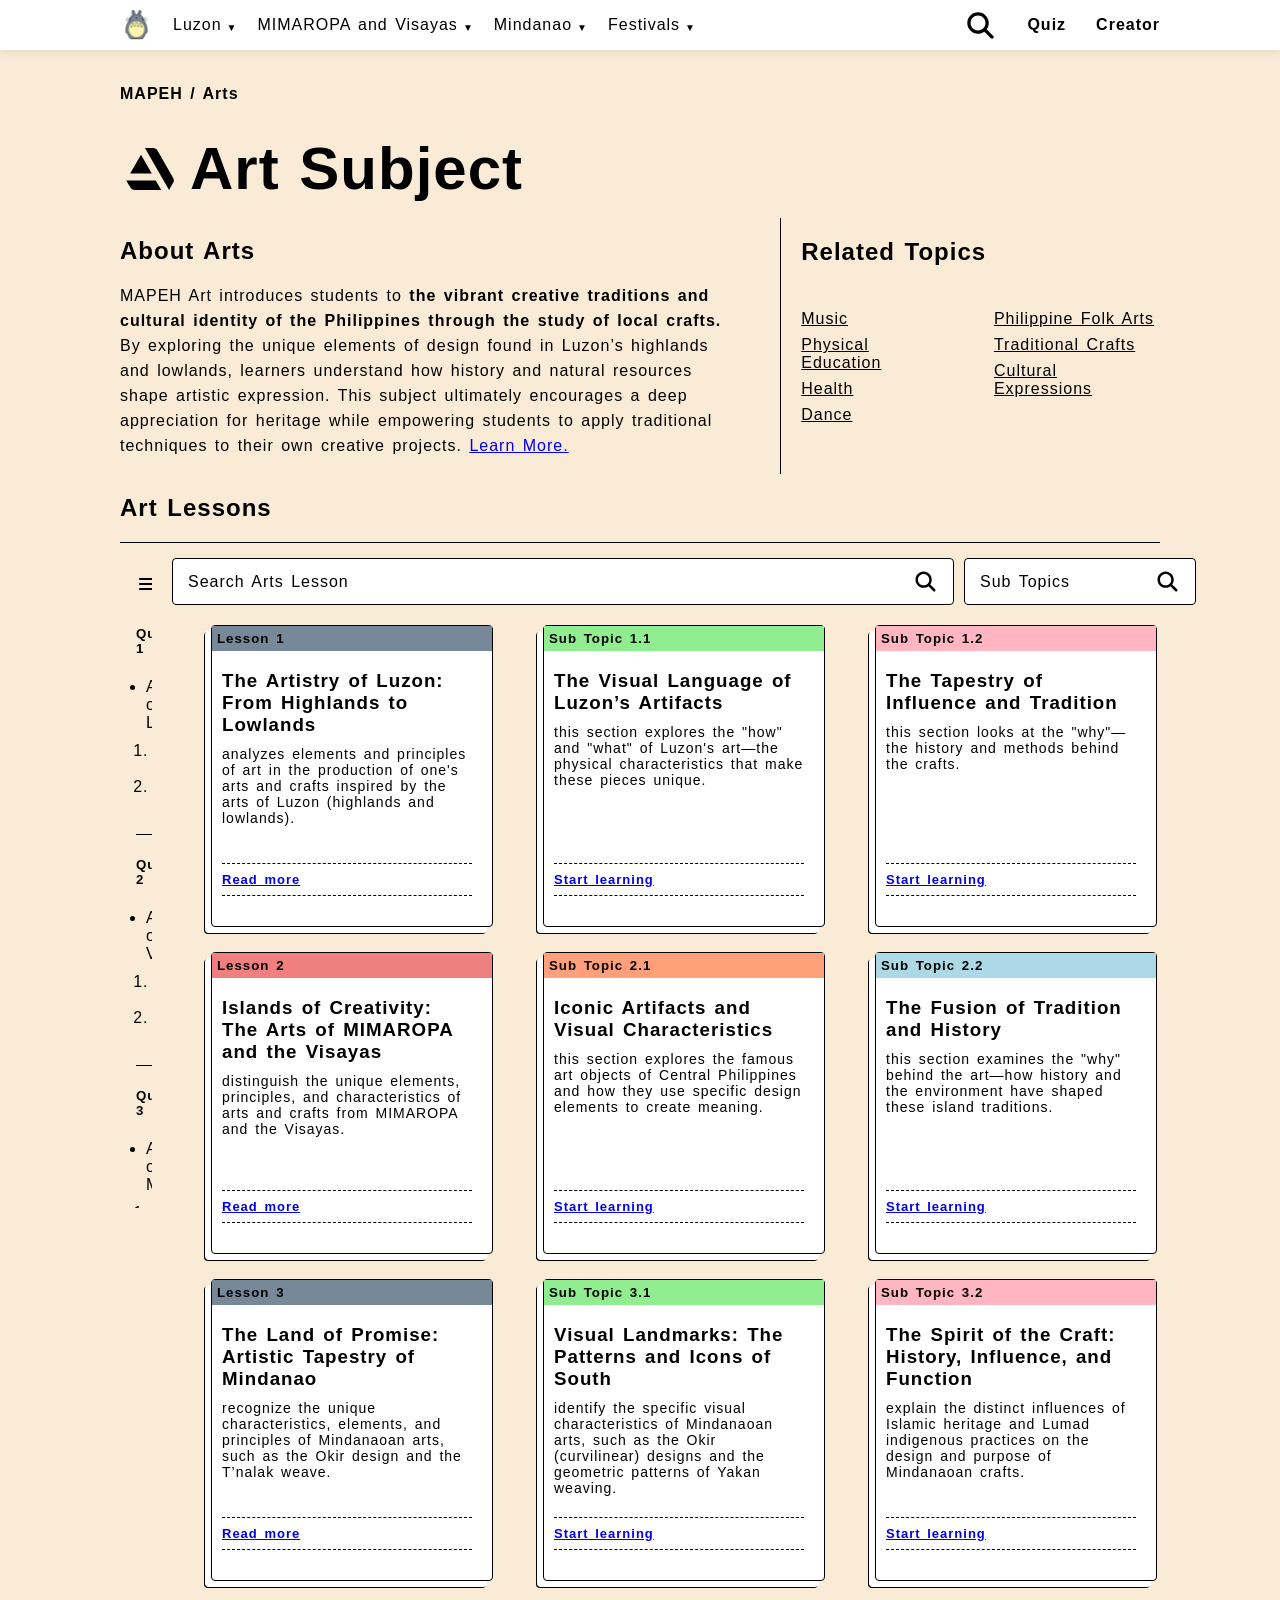
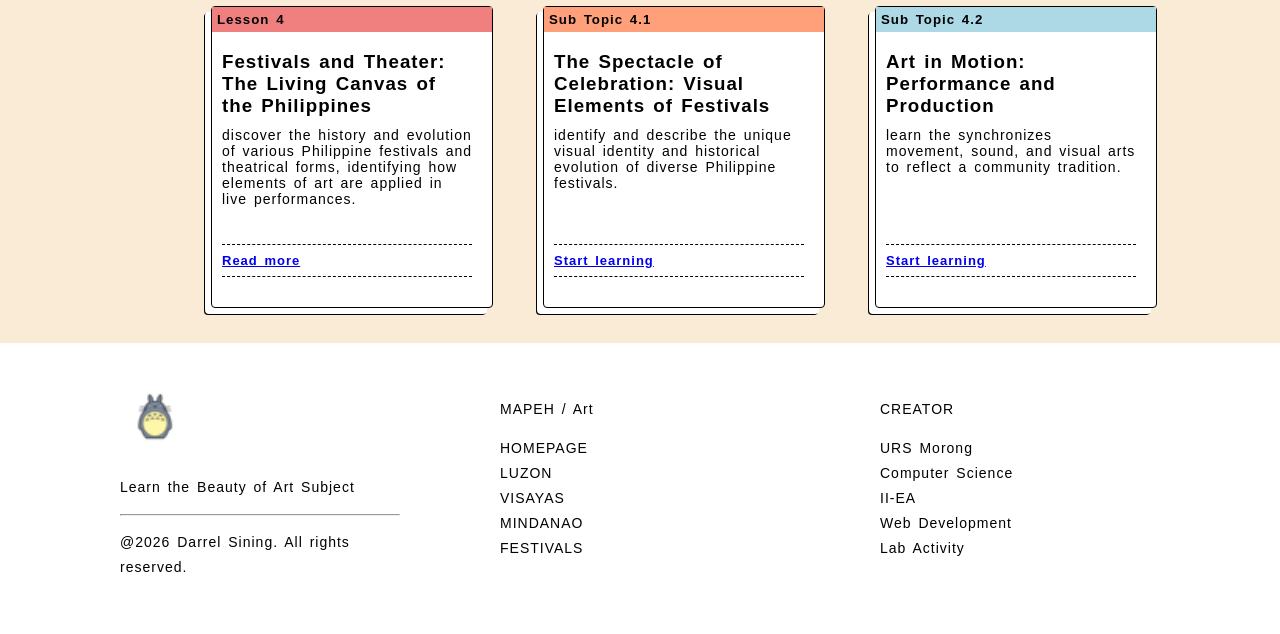
<file: index.html>
<!DOCTYPE html>
<html lang="en">
<head>
    <meta charset="UTF-8">
    <meta name="viewport" content="width=device-width, initial-scale=1.0">
    <link rel="stylesheet" href="styles.css">
    <title>Arts</title>
</head>
<body>
    <div class="navigation-bar">
        <div class="logo-and-lessons">
            <img src="assets/icons/icons8-totoro-100ico.ico" alt="totoro ico">
            <ul>
                <li><a href="">Luzon <span class="arrow">▼</span></a></li>
                <li><a href="">MIMAROPA and Visayas <span class="arrow">▼</span></a></li>
                <li><a href="">Mindanao <span class="arrow">▼</span></a></li>
                <li><a href="">Festivals <span class="arrow">▼</span></a></li>
            </ul>
        </div>
        <div class="more">
            <img src="assets/icons/search.svg" alt="search">
            <p><a href="quiz.html"><b>Quiz</b></a></p>
            <p><a href="creator.html"><b>Creator</b></a></p>
        </div>
    </div>
    <div class="introduction">
        <p><b>MAPEH / Arts</b></p>
        <div class="logo-text">
            <img src="assets/icons/art.svg" alt="art icon">
            <h1>Art Subject</h1>
        </div>
    </div>
    <div class="introduction-infos-flex">
        <div class="introduction-infos">
            <h2>About Arts</h2>
            <p>MAPEH Art introduces students to <b>the vibrant creative traditions and cultural identity of the Philippines through the study of local crafts.</b> By exploring the unique elements of design found in Luzon’s highlands and lowlands, learners understand how history and natural resources shape artistic expression. This subject ultimately encourages a deep appreciation for heritage while empowering students to apply traditional techniques to their own creative projects. <a href="https://artsandculture.google.com/">Learn More.</a></p>
        </div>
        <div class="related-topics">
            <h2>Related Topics</h2>
            <div class="related-topics-list">
                <ul>
                    <li><a href="">Music</a></li>
                    <li><a href="">Physical Education</a></li>
                    <li><a href="">Health</a></li>
                    <li><a href="">Dance</a></li>
                </ul>
                <ul>
                    <li><a href="">Philippine Folk Arts</a></li>
                    <li><a href="">Traditional Crafts</a></li>
                    <li><a href="">Cultural Expressions</a></li>
                </ul>
            </div>
        </div>
    </div>
    <div class="lessons-header">
        <h2>Art Lessons</h2>
    </div>
    <div class="lessons-browse-all">
        <div class="lessons-browse">   
            <div class="lessons-browse-left">
                <img src="assets/icons/bars.svg" alt="bars icon">
                <h3>Browse</h3>
                <p>12 results</p>
            </div>
            <div class="lessons-list">
                <h5>Quarter 1</h5>
                <ul>
                    <li>Art of Luzon</li>
                    <ol>
                        <li>The Visual</li>
                        <li>The Tapesrty</li>
                    </ol>
                </ul>
                <h5>Quarter 2</h5>
                <ul>
                    <li>Art of Visayas</li>
                    <ol>
                        <li>Artifacts Visual</li>
                        <li>The Fusion</li>
                    </ol>
                </ul>
                <h5>Quarter 3</h5>
                <ul>
                    <li>Art of Mindanao</li>
                    <ol>
                        <li>Icons of South</li>
                        <li>Spirit Craft</li>
                    </ol>
                </ul>
                <h5>Quarter 4</h5>
                <ul>
                    <li>Art of Festivals</li>
                    <ol>
                        <li>The Spectacle</li>
                        <li>Art in Motion</li>
                    </ol>
                </ul>
                <div class="quiz-section">
                <h5>Qiuz</h5>
                <div class="quiz-button">
                        <a href=""><img src="assets/icons/feather.svg"></a>
                        <p><a href="quiz.html">Take here</a></p>
                    </div>
                </div>
            </div>
        </div>
        <div class="lessons-all">
            <div class="lesson-search">
                <div class="lesson-search-text" >
                    <p>Search Arts Lesson</p>
                    <img src="assets/icons/search.svg" alt="search">
                </div>
                <div class="lesson-search-sub">
                    <p>Sub Topics</p>
                    <img src="assets/icons/search.svg" alt="search">
                </div>
            </div>
            <div class="lesson-box">
                <div class="select-box-lesson">
                    <h5 style="background-color: lightslategray;">Lesson 1</h5>
                    <h3>The Artistry of Luzon: From Highlands to Lowlands</h3>
                    <p>analyzes elements and principles of art in the production of one's arts and crafts inspired by the arts of Luzon (highlands and lowlands).</p>
                    <h6><a href="lesson1.html">Read more</a></h6>
                </div>
                <div class="select-box-lesson" >
                    <h5 style="background-color: lightgreen;">Sub Topic 1.1</h5>
                    <h3>The Visual Language of Luzon’s Artifacts</h3>
                    <p>this section explores the "how" and "what" of Luzon's art—the physical characteristics that make these pieces unique.</p>
                    <h6><a href="subtopic1.1.html">Start learning</a></h6>
                </div>
                <div class="select-box-lesson" >
                    <h5 style="background-color: lightpink;">Sub Topic 1.2</h5>
                    <h3>The Tapestry of Influence and Tradition</h3>
                    <p>this section looks at the "why"—the history and methods behind the crafts.</p>
                    <h6><a href="subtopic1.2.html">Start learning</a></h6>
                </div>
            </div>
            <div class="lesson-box">
                <div class="select-box-lesson">
                    <h5 style="background-color: lightcoral;">Lesson 2</h5>
                    <h3>Islands of Creativity: The Arts of MIMAROPA and the Visayas</h3>
                    <p>distinguish the unique elements, principles, and characteristics of arts and crafts from MIMAROPA and the Visayas.</p>
                    <h6><a href="lesson2.html">Read more</a></h6>
                </div>
                <div class="select-box-lesson" >
                    <h5 style="background-color: lightsalmon;">Sub Topic 2.1</h5>
                    <h3>Iconic Artifacts and Visual Characteristics</h3>
                    <p>this section explores the famous art objects of Central Philippines and how they use specific design elements to create meaning.</p>
                    <h6><a href="subtopic2.1.html">Start learning</a></h6>
                </div>
                <div class="select-box-lesson" >
                    <h5 style="background-color: lightblue;">Sub Topic 2.2</h5>
                    <h3>The Fusion of Tradition and History</h3>
                    <p>this section examines the "why" behind the art—how history and the environment have shaped these island traditions.</p>
                    <h6><a href="subtopic2.2.html">Start learning</a></h6>
                </div>
            </div>
            <div class="lesson-box">
                <div class="select-box-lesson">
                    <h5 style="background-color: lightslategray;">Lesson 3</h5>
                    <h3>The Land of Promise: Artistic Tapestry of Mindanao</h3>
                    <p>recognize the unique characteristics, elements, and principles of Mindanaoan arts, such as the Okir design and the T’nalak weave.</p>
                    <h6><a href="lesson3.html">Read more</a></h6>
                </div>
                <div class="select-box-lesson" >
                    <h5 style="background-color: lightgreen;">Sub Topic 3.1</h5>
                    <h3>Visual Landmarks: The Patterns and Icons of South</h3>
                    <p>identify the specific visual characteristics of Mindanaoan arts, such as the Okir (curvilinear) designs and the geometric patterns of Yakan weaving.</p>
                    <h6><a href="subtopic3.1.html">Start learning</a></h6>
                </div>
                <div class="select-box-lesson" >
                    <h5 style="background-color: lightpink;">Sub Topic 3.2</h5>
                    <h3>The Spirit of the Craft: History, Influence, and Function</h3>
                    <p>explain the distinct influences of Islamic heritage and Lumad indigenous practices on the design and purpose of Mindanaoan crafts.</p>
                    <h6><a href="subtopic3.2.html">Start learning</a></h6>
                </div>
            </div>
            <div class="lesson-box">
                <div class="select-box-lesson">
                    <h5 style="background-color: lightcoral;">Lesson 4</h5>
                    <h3>Festivals and Theater: The Living Canvas of the Philippines</h3>
                    <p>discover the history and evolution of various Philippine festivals and theatrical forms, identifying how elements of art are applied in live performances.</p>
                    <h6><a href="lesson4.html">Read more</a></h6>
                </div>
                <div class="select-box-lesson" >
                    <h5 style="background-color: lightsalmon;">Sub Topic 4.1</h5>
                    <h3>The Spectacle of Celebration: Visual Elements of Festivals</h3>
                    <p>identify and describe the unique visual identity and historical evolution of diverse Philippine festivals.<p>
                    <h6><a href="subtopic4.1.html">Start learning</a></h6>
                </div>
                <div class="select-box-lesson" >
                    <h5 style="background-color: lightblue;">Sub Topic 4.2</h5>
                    <h3>Art in Motion: Performance and Production</h3>
                    <p>learn the synchronizes movement, sound, and visual arts to reflect a community tradition.</p>
                    <h6><a href="subtopic4.2.html">Start learning</a></h6>
                </div>
            </div>
        </div>
    </div>
    <div class="footer">
        <div>
            <img src="assets/icons/icons8-totoro-100ico.ico" alt="totoro ico">
            <p>Learn the Beauty of Art Subject</p>
            <hr>
            <p>@2026 Darrel Sining. All rights reserved.</p>
        </div>
        <div>
            <p>MAPEH / Art</p>
            <ul style="letter-spacing: 1px; word-spacing: 2px; line-height: 25px;">
                <li><a href="">HOMEPAGE</a></li>
                <li><a href="">LUZON</a></li>
                <li><a href="">VISAYAS</a></li>
                <li><a href="">MINDANAO</a></li>
                <li><a href="">FESTIVALS</a></li>
            </ul>
        </div>
        <div class="about">
            <p><a href="creator.html">CREATOR</a></p>
            <ul style="letter-spacing: 1px; word-spacing: 2px; line-height: 25px;">
                <li>URS Morong</li>
                <li>Computer Science</li>
                <li>II-EA</li>
                <li>Web Development</li>
                <li>Lab Activity</li>
            </ul>
        </div>
    </div>
</body>
</html>
</file>
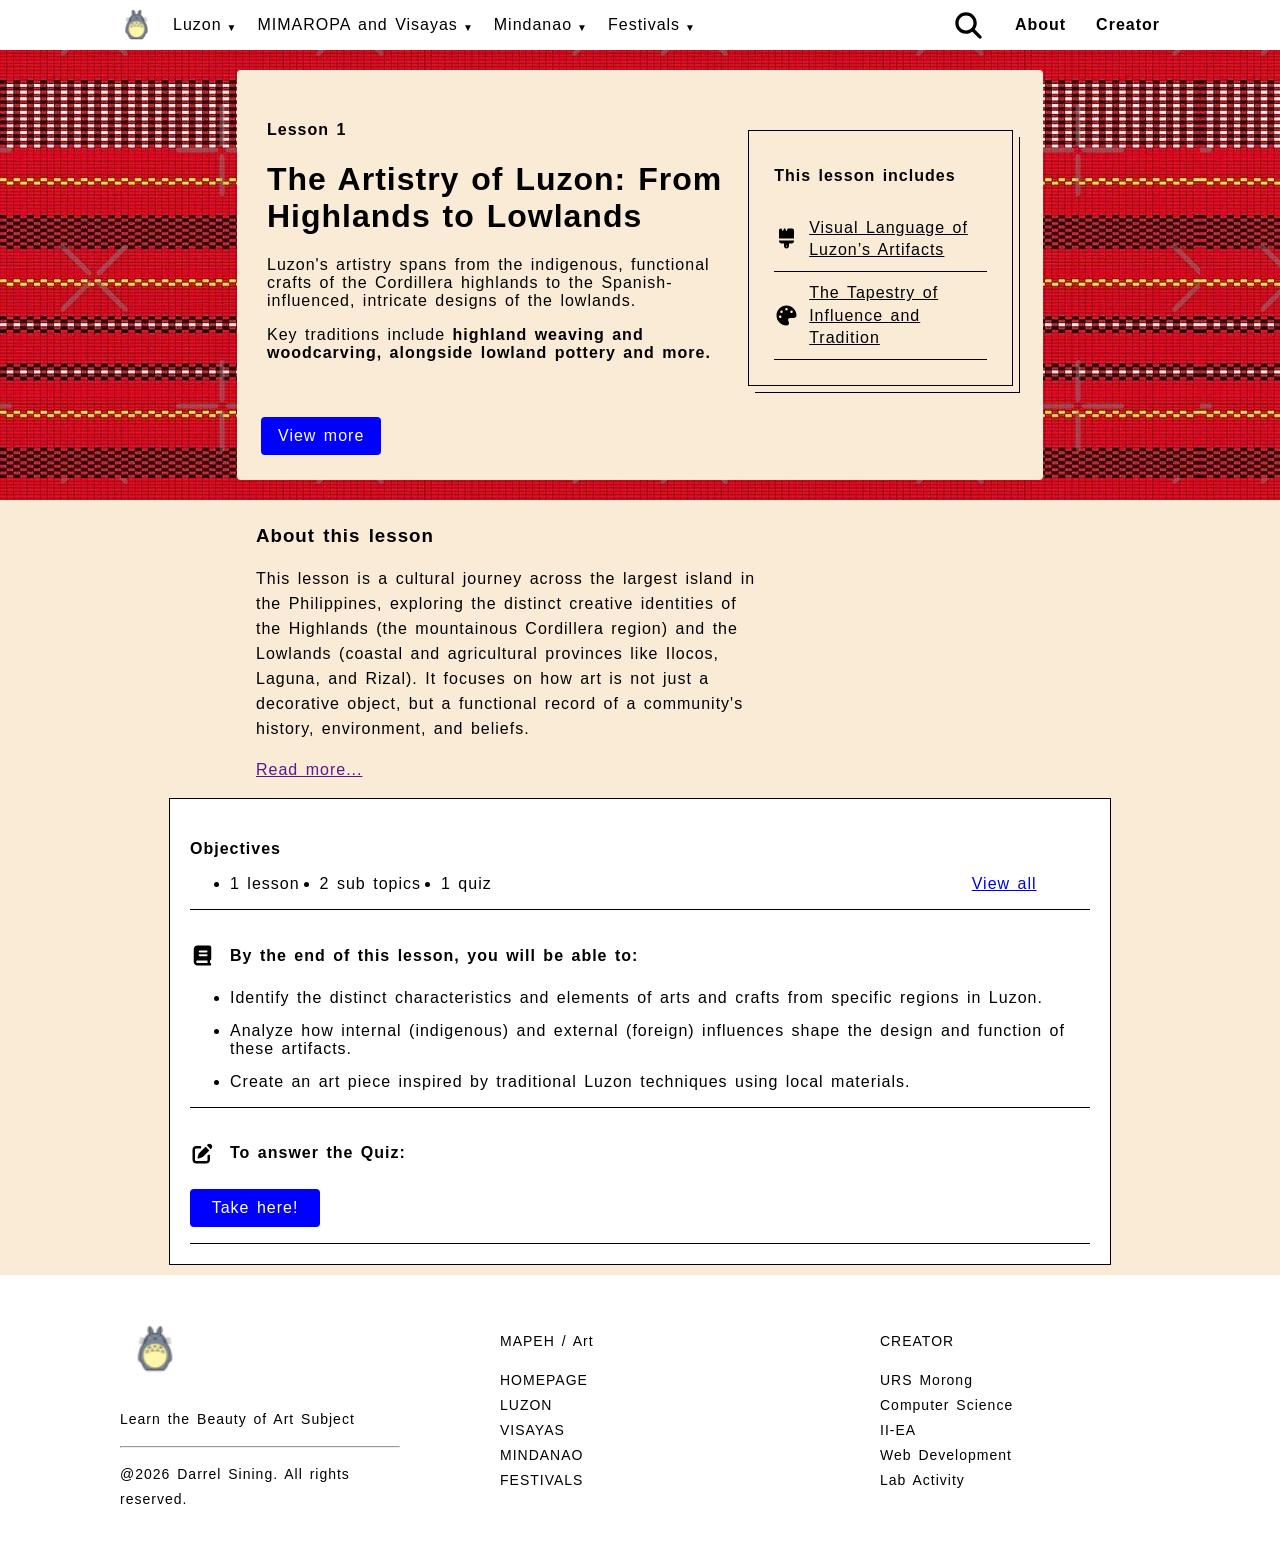
<file: lesson1.html>
<!DOCTYPE html>
<html lang="en">
<head>
    <meta charset="UTF-8">
    <meta name="viewport" content="width=device-width, initial-scale=1.0">
    <link rel="stylesheet" href="styles.css">
    <title>Lesson 1</title>
</head>
<body>
    <div class="navigation-bar">
        <div class="logo-and-lessons">
            <img src="assets/icons/icons8-totoro-100ico.ico" alt="totoro ico">
            <ul>
                <li><a href="">Luzon <span class="arrow">▼</span></a></li>
                <li><a href="">MIMAROPA and Visayas <span class="arrow">▼</span></a></li>
                <li><a href="">Mindanao <span class="arrow">▼</span></a></li>
                <li><a href="">Festivals <span class="arrow">▼</span></a></li>
            </ul>
        </div>
        <div class="more">
            <img src="assets/icons/search.svg" alt="search">
            <p><a href=""><b>About</b></a></p>
            <p><a href=""><b>Creator</b></a></p>
        </div>
    </div>
    <div class="textile-bg">
        <div class="lesson-box-intro">
            <div class="lesson-intro">
                <div class="lesson-introduction">
                    <h4>Lesson 1</h4>
                    <h1>The Artistry of Luzon: From Highlands to Lowlands</h1>
                    <p>Luzon's artistry spans from the indigenous, functional crafts of the Cordillera highlands to the Spanish-influenced, intricate designs of the lowlands.</p>
                    <p>Key traditions include <b>highland weaving and woodcarving, alongside lowland pottery and more.</b></p>
                </div>
                <div class="lesson-path-box">
                    <h4>This lesson includes</h4>
                    <div class="sub-topics">
                        <img src="assets/icons/brush.svg">
                        <p><a href="subtopic1.1.html">Visual Language of Luzon’s Artifacts</a></p>
                    </div>
                    <div class="sub-topics">
                        <img src="assets/icons/palette.svg">
                        <p><a href="subtopic1.2.html">The Tapestry of Influence and Tradition</a></p>
                    </div>
                </div>
            </div>
            <div class="read-more-button">
                <p><a href="index.html">View more</a></p>
            </div>
        </div>
    </div>
    <div class="about-this-lesson">
        <h3>About this lesson</h3>
        <p>This lesson is a cultural journey across the largest island in the Philippines, exploring the distinct creative identities of the Highlands (the mountainous Cordillera region) and the Lowlands (coastal and agricultural provinces like Ilocos, Laguna, and Rizal). It focuses on how art is not just a decorative object, but a functional record of a community's history, environment, and beliefs.</p>
        <p><a href="">Read more...</a></p>
    </div>
    <div class="objective-box">
        <div class="objective-top">
            <h4>Objectives</h4>
            <div class="info-ul">
                <ul class="infos">
                    <li>1 lesson</li>
                    <li>2 sub topics</li>
                    <li>1 quiz</li>
                </ul>
                <p><a href="index.html">View all</a></p>
            </div>
        </div>
        <div class="objective-text">
            <div class="objective-intro">
                <img src="assets/icons/book.svg">
                <h4>By the end of this lesson, you will be able to:</h4>
            </div>
            <ul>
                <li>Identify the distinct characteristics and elements of arts and crafts from specific regions in Luzon.</li>
                <li>Analyze how internal (indigenous) and external (foreign) influences shape the design and function of these artifacts.</li>
                <li>Create an art piece inspired by traditional Luzon techniques using local materials.</li>
            </ul>
        </div>
        <div class="objective-text">
            <div class="objective-intro">
                <img src="assets/icons/pen-to-square.svg">
                <h4>To answer the Quiz:</h4>
            </div>
            <div class="obj-quiz">
                <p><a href="quiz.html">Take here!</a></p>
            </div>
        </div>
    </div>
    <div class="footer">
        <div>
            <img src="assets/icons/icons8-totoro-100ico.ico" alt="totoro ico">
            <p>Learn the Beauty of Art Subject</p>
            <hr>
            <p>@2026 Darrel Sining. All rights reserved.</p>
        </div>
        <div>
            <p>MAPEH / Art</p>
            <ul style="letter-spacing: 1px; word-spacing: 2px; line-height: 25px;">
                <li><a href="">HOMEPAGE</a></li>
                <li><a href="">LUZON</a></li>
                <li><a href="">VISAYAS</a></li>
                <li><a href="">MINDANAO</a></li>
                <li><a href="">FESTIVALS</a></li>
            </ul>
        </div>
        <div class="about">
            <p><a href="creator.html">CREATOR</a></p>
            <ul style="letter-spacing: 1px; word-spacing: 2px; line-height: 25px;">
                <li>URS Morong</li>
                <li>Computer Science</li>
                <li>II-EA</li>
                <li>Web Development</li>
                <li>Lab Activity</li>
            </ul>
        </div>
    </div>
</body>
</html>
</file>
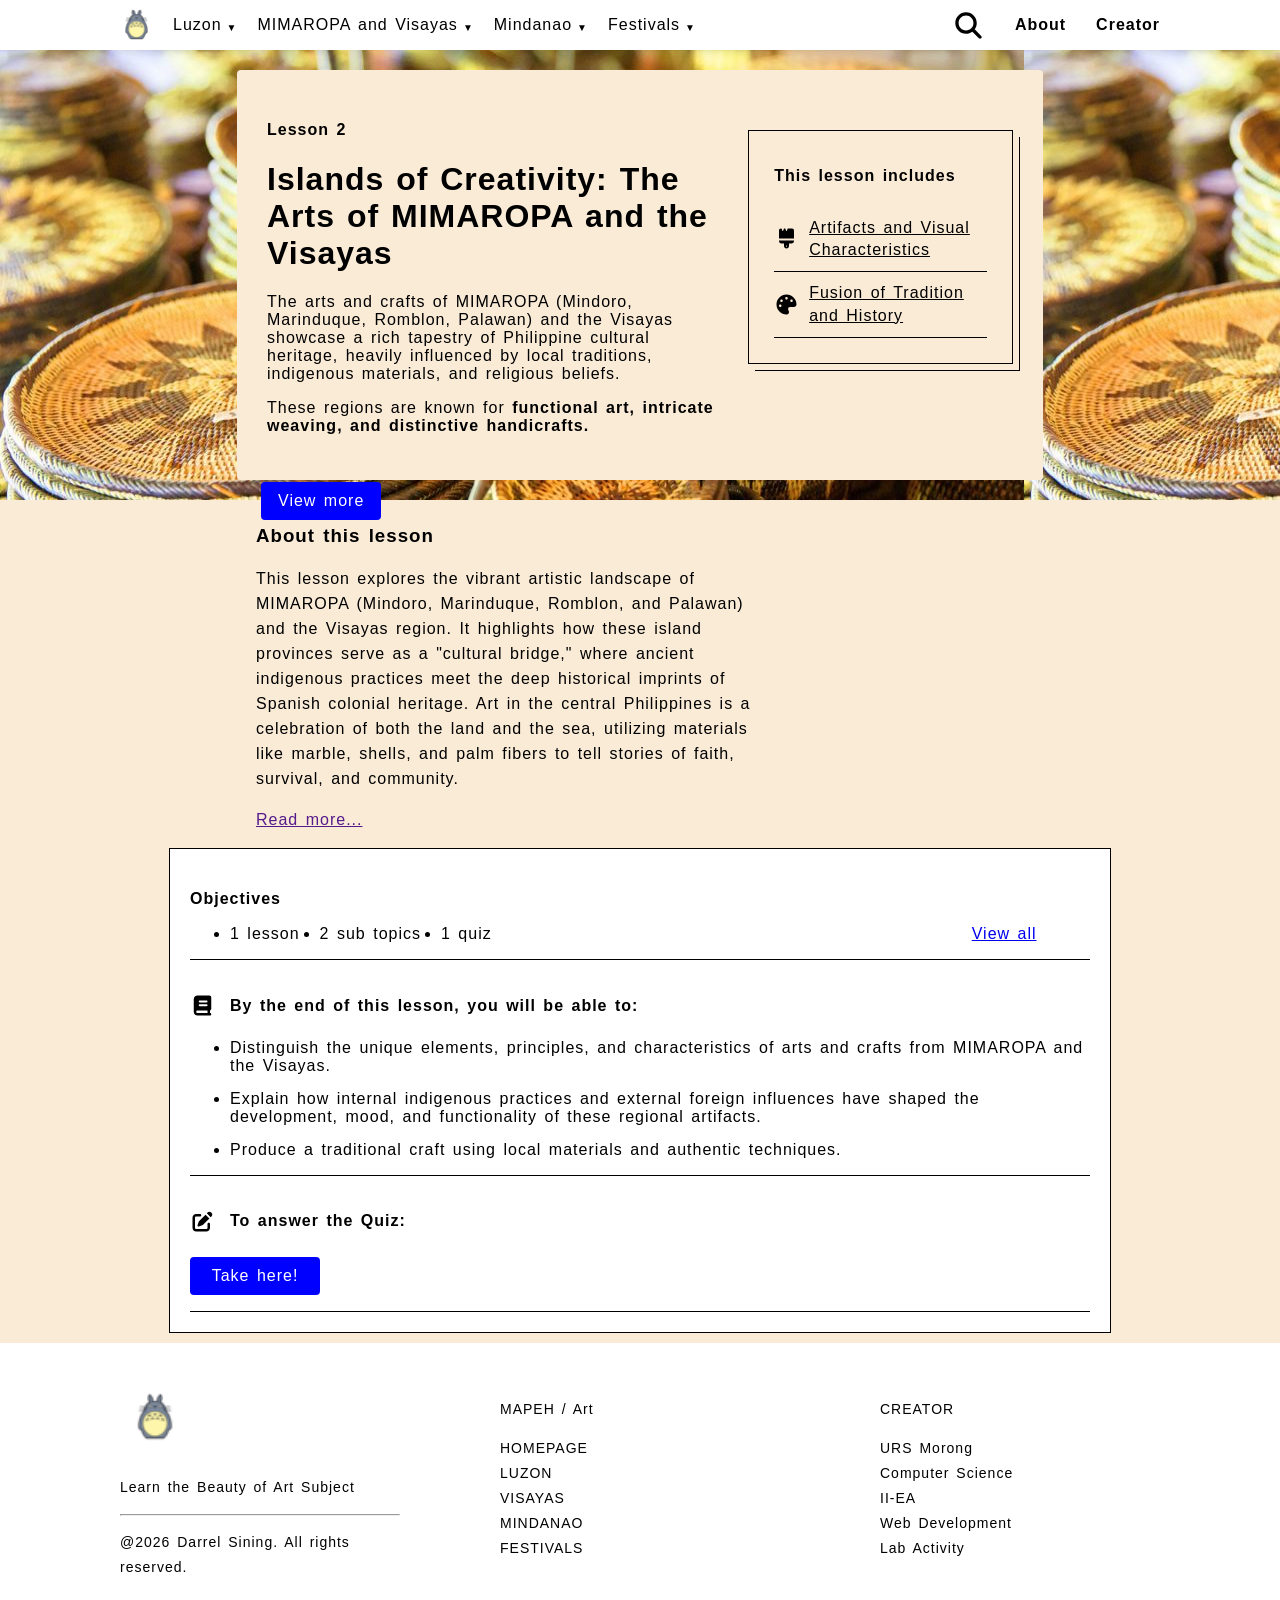
<file: lesson2.html>
<!DOCTYPE html>
<html lang="en">
<head>
    <meta charset="UTF-8">
    <meta name="viewport" content="width=device-width, initial-scale=1.0">
    <link rel="stylesheet" href="styles.css">
    <title>Lesson 2</title>
</head>
<body>
    <div class="navigation-bar">
        <div class="logo-and-lessons">
            <img src="assets/icons/icons8-totoro-100ico.ico" alt="totoro ico">
            <ul>
                <li><a href="">Luzon <span class="arrow">▼</span></a></li>
                <li><a href="">MIMAROPA and Visayas <span class="arrow">▼</span></a></li>
                <li><a href="">Mindanao <span class="arrow">▼</span></a></li>
                <li><a href="">Festivals <span class="arrow">▼</span></a></li>
            </ul>
        </div>
        <div class="more">
            <img src="assets/icons/search.svg" alt="search">
            <p><a href=""><b>About</b></a></p>
            <p><a href=""><b>Creator</b></a></p>
        </div>
    </div>
    <div class="textile-bg" style="background-image: url(assets/images/Mangyan-Handicrafts-bg.jpg);">
        <div class="lesson-box-intro">
            <div class="lesson-intro">
                <div class="lesson-introduction">
                    <h4>Lesson 2</h4>
                    <h1>Islands of Creativity: The Arts of MIMAROPA and the Visayas</h1>
                    <p>The arts and crafts of MIMAROPA (Mindoro, Marinduque, Romblon, Palawan) and the Visayas showcase a rich tapestry of Philippine cultural heritage, heavily influenced by local traditions, indigenous materials, and religious beliefs.</p>
                    <p>These regions are known for <b>functional art, intricate weaving, and distinctive handicrafts.</b></p>
                </div>
                <div class="lesson-path-box">
                    <h4>This lesson includes</h4>
                    <div class="sub-topics">
                        <img src="assets/icons/brush.svg">
                        <p><a href="subtopic2.1.html">Artifacts and Visual Characteristics</a></p>
                    </div>
                    <div class="sub-topics">
                        <img src="assets/icons/palette.svg">
                        <p><a href="subtopic2.2.html">Fusion of Tradition and History</a></p>
                    </div>
                </div>
            </div>
            <div class="read-more-button">
                <p><a href="index.html">View more</a></p>
            </div>
        </div>
    </div>
    <div class="about-this-lesson">
        <h3>About this lesson</h3>
        <p>This lesson explores the vibrant artistic landscape of MIMAROPA (Mindoro, Marinduque, Romblon, and Palawan) and the Visayas region. It highlights how these island provinces serve as a "cultural bridge," where ancient indigenous practices meet the deep historical imprints of Spanish colonial heritage. Art in the central Philippines is a celebration of both the land and the sea, utilizing materials like marble, shells, and palm fibers to tell stories of faith, survival, and community.</p>
        <p><a href="">Read more...</a></p>
    </div>
    <div class="objective-box">
        <div class="objective-top">
            <h4>Objectives</h4>
            <div class="info-ul">
                <ul class="infos">
                    <li>1 lesson</li>
                    <li>2 sub topics</li>
                    <li>1 quiz</li>
                </ul>
                <p><a href="index.html">View all</a></p>
            </div>
        </div>
        <div class="objective-text">
            <div class="objective-intro">
                <img src="assets/icons/book.svg">
                <h4>By the end of this lesson, you will be able to:</h4>
            </div>
            <ul>
                <li>Distinguish the unique elements, principles, and characteristics of arts and crafts from MIMAROPA and the Visayas.</li>
                <li>Explain how internal indigenous practices and external foreign influences have shaped the development, mood, and functionality of these regional artifacts.</li>
                <li>Produce a traditional craft using local materials and authentic techniques.</li>
            </ul>
        </div>
        <div class="objective-text">
            <div class="objective-intro">
                <img src="assets/icons/pen-to-square.svg">
                <h4>To answer the Quiz:</h4>
            </div>
            <div class="obj-quiz">
                <p><a href="quiz.html">Take here!</a></p>
            </div>
        </div>
    </div>
    <div class="footer">
        <div>
            <img src="assets/icons/icons8-totoro-100ico.ico" alt="totoro ico">
            <p>Learn the Beauty of Art Subject</p>
            <hr>
            <p>@2026 Darrel Sining. All rights reserved.</p>
        </div>
        <div>
            <p>MAPEH / Art</p>
            <ul style="letter-spacing: 1px; word-spacing: 2px; line-height: 25px;">
                <li><a href="">HOMEPAGE</a></li>
                <li><a href="">LUZON</a></li>
                <li><a href="">VISAYAS</a></li>
                <li><a href="">MINDANAO</a></li>
                <li><a href="">FESTIVALS</a></li>
            </ul>
        </div>
        <div class="about">
            <p><a href="creator.html">CREATOR</a></p>
            <ul style="letter-spacing: 1px; word-spacing: 2px; line-height: 25px;">
                <li>URS Morong</li>
                <li>Computer Science</li>
                <li>II-EA</li>
                <li>Web Development</li>
                <li>Lab Activity</li>
            </ul>
        </div>
    </div>
</body>
</html>
</file>
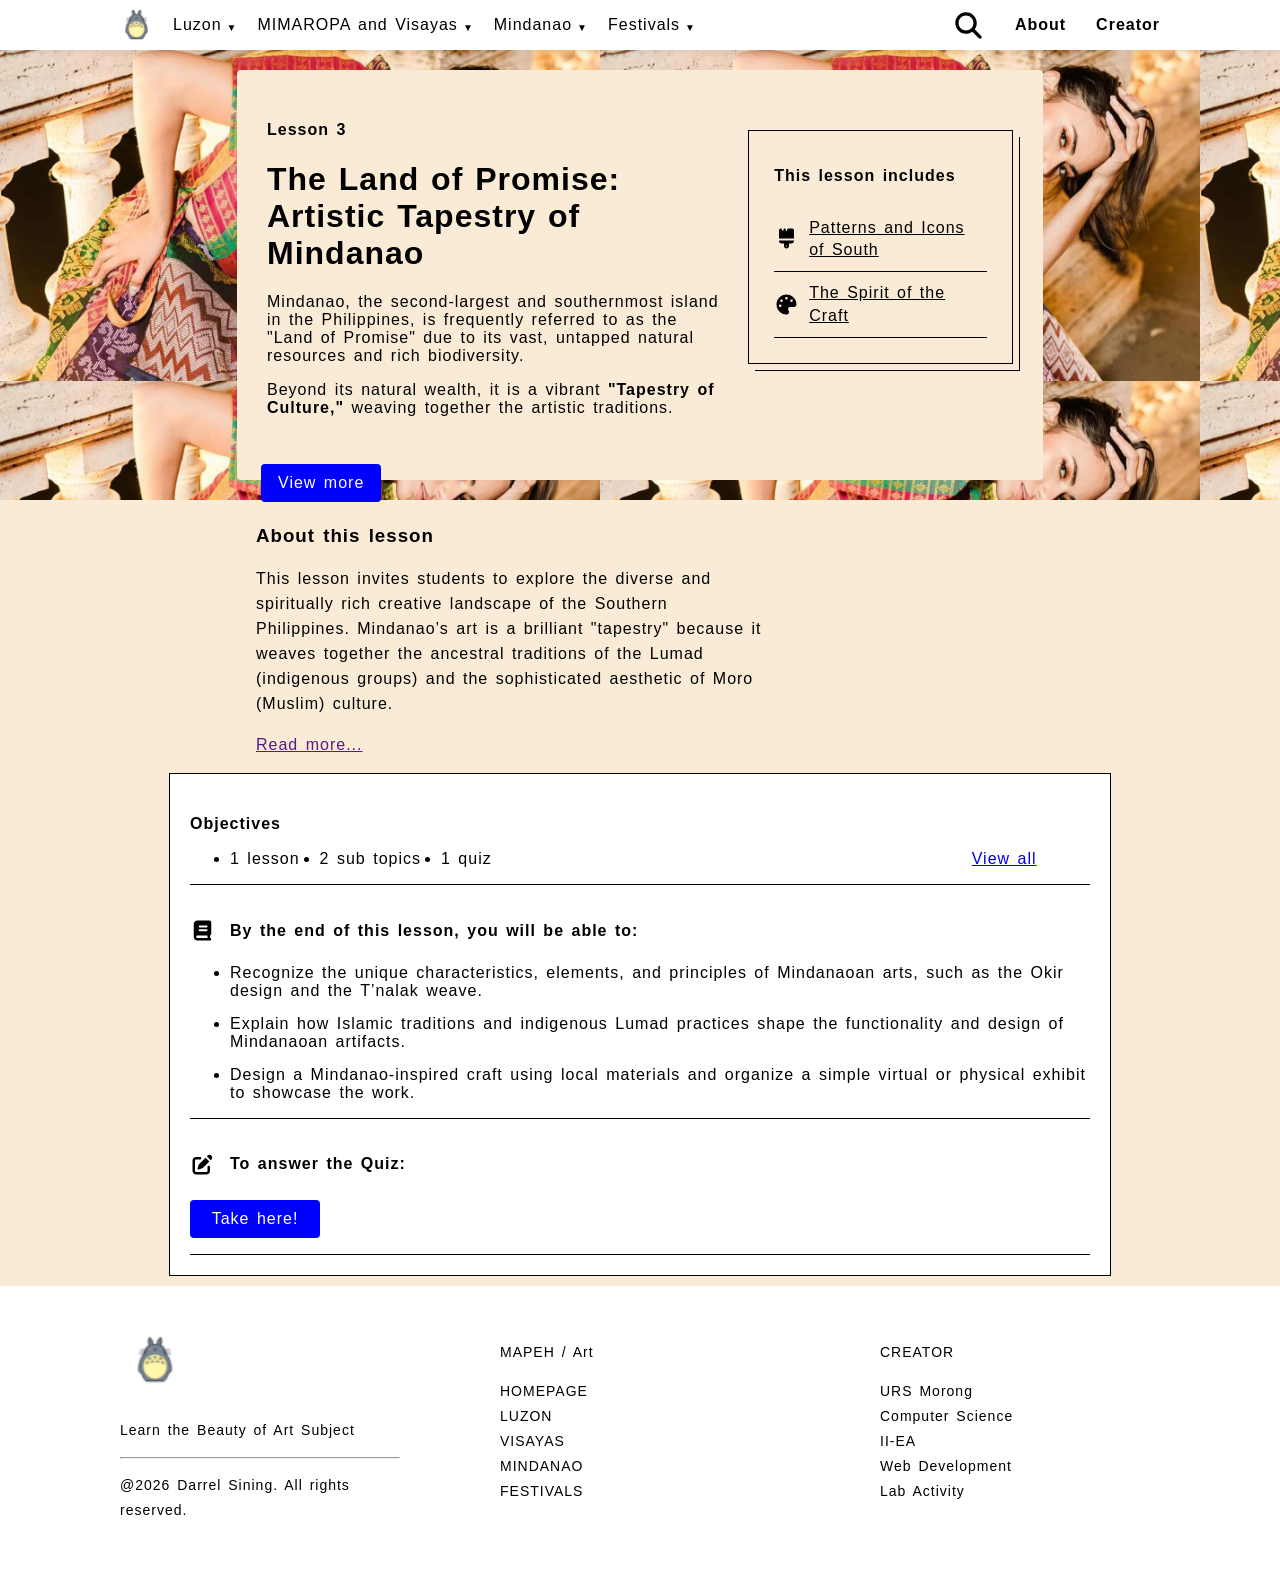
<file: lesson3.html>
<!DOCTYPE html>
<html lang="en">
<head>
    <meta charset="UTF-8">
    <meta name="viewport" content="width=device-width, initial-scale=1.0">
    <link rel="stylesheet" href="styles.css">
    <title>Lesson 3</title>
</head>
<body>
    <div class="navigation-bar">
        <div class="logo-and-lessons">
            <img src="assets/icons/icons8-totoro-100ico.ico" alt="totoro ico">
            <ul>
                <li><a href="">Luzon <span class="arrow">▼</span></a></li>
                <li><a href="">MIMAROPA and Visayas <span class="arrow">▼</span></a></li>
                <li><a href="">Mindanao <span class="arrow">▼</span></a></li>
                <li><a href="">Festivals <span class="arrow">▼</span></a></li>
            </ul>
        </div>
        <div class="more">
            <img src="assets/icons/search.svg" alt="search">
            <p><a href=""><b>About</b></a></p>
            <p><a href=""><b>Creator</b></a></p>
        </div>
    </div>
    <div class="textile-bg" style="background-image: url(assets/images/mindanao-tapestry.png);">
        <div class="lesson-box-intro">
            <div class="lesson-intro">
                <div class="lesson-introduction">
                    <h4>Lesson 3</h4>
                    <h1>The Land of Promise: Artistic Tapestry of Mindanao</h1>
                    <p>Mindanao, the second-largest and southernmost island in the Philippines, is frequently referred to as the "Land of Promise" due to its vast, untapped natural resources and rich biodiversity.</p>
                    <p>Beyond its natural wealth, it is a vibrant <b>"Tapestry of Culture,"</b> weaving together the artistic traditions.</p>
                </div>
                <div class="lesson-path-box">
                    <h4>This lesson includes</h4>
                    <div class="sub-topics">
                        <img src="assets/icons/brush.svg">
                        <p><a href="subtopic3.1.html">Patterns and Icons of South</a></p>
                    </div>
                    <div class="sub-topics">
                        <img src="assets/icons/palette.svg">
                        <p><a href="subtopic3.2.html">The Spirit of the Craft</a></p>
                    </div>
                </div>
            </div>
            <div class="read-more-button">
                <p><a href="index.html">View more</a></p>
            </div>
        </div>
    </div>
    <div class="about-this-lesson">
        <h3>About this lesson</h3>
        <p>This lesson invites students to explore the diverse and spiritually rich creative landscape of the Southern Philippines. Mindanao’s art is a brilliant "tapestry" because it weaves together the ancestral traditions of the Lumad (indigenous groups) and the sophisticated aesthetic of Moro (Muslim) culture.</p>
        <p><a href="">Read more...</a></p>
    </div>
    <div class="objective-box">
        <div class="objective-top">
            <h4>Objectives</h4>
            <div class="info-ul">
                <ul class="infos">
                    <li>1 lesson</li>
                    <li>2 sub topics</li>
                    <li>1 quiz</li>
                </ul>
                <p><a href="index.html">View all</a></p>
            </div>
        </div>
        <div class="objective-text">
            <div class="objective-intro">
                <img src="assets/icons/book.svg">
                <h4>By the end of this lesson, you will be able to:</h4>
            </div>
            <ul>
                <li>Recognize the unique characteristics, elements, and principles of Mindanaoan arts, such as the Okir design and the T’nalak weave.</li>
                <li>Explain how Islamic traditions and indigenous Lumad practices shape the functionality and design of Mindanaoan artifacts.</li>
                <li>Design a Mindanao-inspired craft using local materials and organize a simple virtual or physical exhibit to showcase the work.</li>
            </ul>
        </div>
        <div class="objective-text">
            <div class="objective-intro">
                <img src="assets/icons/pen-to-square.svg">
                <h4>To answer the Quiz:</h4>
            </div>
            <div class="obj-quiz">
                <p><a href="quiz.html">Take here!</a></p>
            </div>
        </div>
    </div>
    <div class="footer">
        <div>
            <img src="assets/icons/icons8-totoro-100ico.ico" alt="totoro ico">
            <p>Learn the Beauty of Art Subject</p>
            <hr>
            <p>@2026 Darrel Sining. All rights reserved.</p>
        </div>
        <div>
            <p>MAPEH / Art</p>
            <ul style="letter-spacing: 1px; word-spacing: 2px; line-height: 25px;">
                <li><a href="">HOMEPAGE</a></li>
                <li><a href="">LUZON</a></li>
                <li><a href="">VISAYAS</a></li>
                <li><a href="">MINDANAO</a></li>
                <li><a href="">FESTIVALS</a></li>
            </ul>
        </div>
        <div class="about">
            <p><a href="creator.html">CREATOR</a></p>
            <ul style="letter-spacing: 1px; word-spacing: 2px; line-height: 25px;">
                <li>URS Morong</li>
                <li>Computer Science</li>
                <li>II-EA</li>
                <li>Web Development</li>
                <li>Lab Activity</li>
            </ul>
        </div>
    </div>
</body>
</html>
</file>
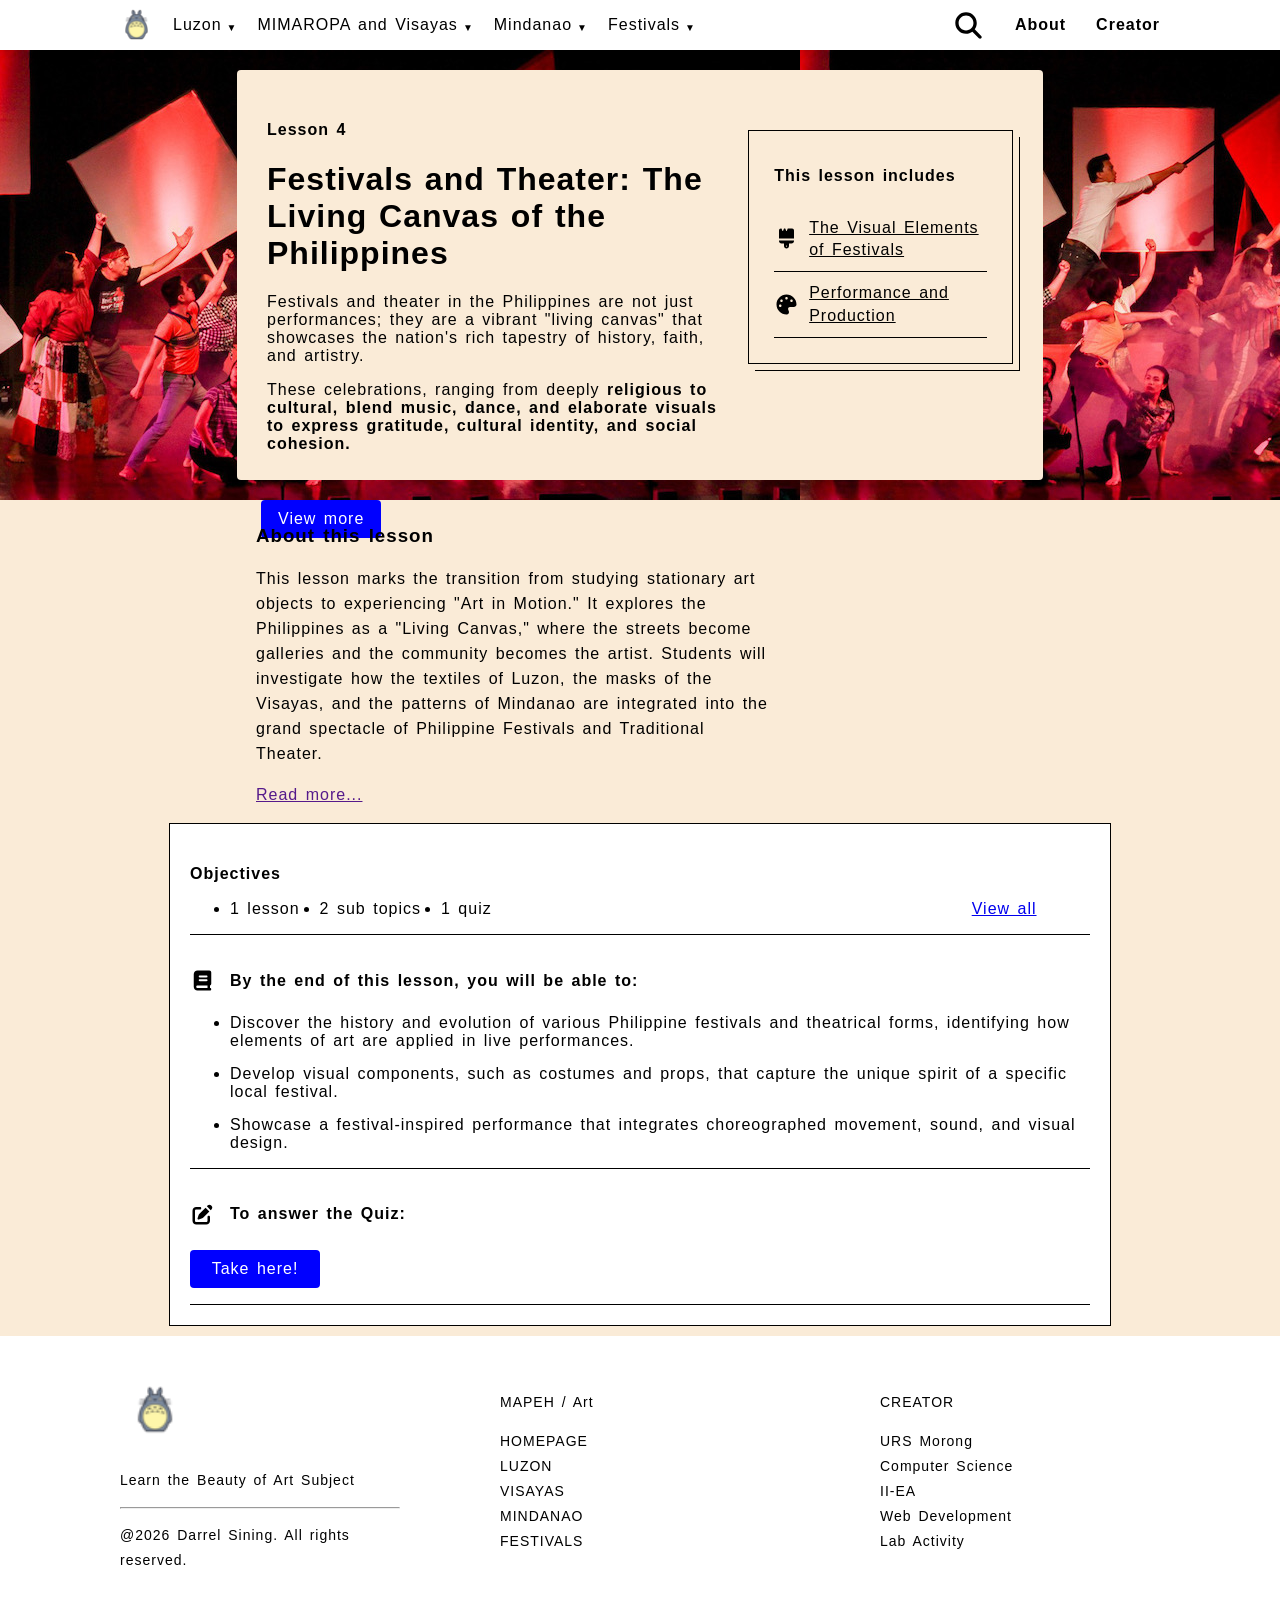
<file: lesson4.html>
<!DOCTYPE html>
<html lang="en">
<head>
    <meta charset="UTF-8">
    <meta name="viewport" content="width=device-width, initial-scale=1.0">
    <link rel="stylesheet" href="styles.css">
    <title>Lesson 4</title>
</head>
<body>
    <div class="navigation-bar">
        <div class="logo-and-lessons">
            <img src="assets/icons/icons8-totoro-100ico.ico" alt="totoro ico">
            <ul>
                <li><a href="">Luzon <span class="arrow">▼</span></a></li>
                <li><a href="">MIMAROPA and Visayas <span class="arrow">▼</span></a></li>
                <li><a href="">Mindanao <span class="arrow">▼</span></a></li>
                <li><a href="">Festivals <span class="arrow">▼</span></a></li>
            </ul>
        </div>
        <div class="more">
            <img src="assets/icons/search.svg" alt="search">
            <p><a href=""><b>About</b></a></p>
            <p><a href=""><b>Creator</b></a></p>
        </div>
    </div>
    <div class="textile-bg" style="background-image: url(assets/images/likhandula-bg.jpeg);">
        <div class="lesson-box-intro">
            <div class="lesson-intro">
                <div class="lesson-introduction">
                    <h4>Lesson 4</h4>
                    <h1>Festivals and Theater: The Living Canvas of the Philippines</h1>
                    <p>Festivals and theater in the Philippines are not just performances; they are a vibrant "living canvas" that showcases the nation's rich tapestry of history, faith, and artistry.</p>
                    <p>These celebrations, ranging from deeply <b>religious to cultural, blend music, dance, and elaborate visuals to express gratitude, cultural identity, and social cohesion.</b></p>
                </div>
                <div class="lesson-path-box">
                    <h4>This lesson includes</h4>
                    <div class="sub-topics">
                        <img src="assets/icons/brush.svg">
                        <p><a href="subtopic4.1.html">The Visual Elements of Festivals</a></p>
                    </div>
                    <div class="sub-topics">
                        <img src="assets/icons/palette.svg">
                        <p><a href="subtopic4.2.html">Performance and Production</a></p>
                    </div>
                </div>
            </div>
            <div class="read-more-button">
                <p><a href="index.html">View more</a></p>
            </div>
        </div>
    </div>
    <div class="about-this-lesson">
        <h3>About this lesson</h3>
        <p>This lesson marks the transition from studying stationary art objects to experiencing "Art in Motion." It explores the Philippines as a "Living Canvas," where the streets become galleries and the community becomes the artist. Students will investigate how the textiles of Luzon, the masks of the Visayas, and the patterns of Mindanao are integrated into the grand spectacle of Philippine Festivals and Traditional Theater.</p>
        <p><a href="">Read more...</a></p>
    </div>
    <div class="objective-box">
        <div class="objective-top">
            <h4>Objectives</h4>
            <div class="info-ul">
                <ul class="infos">
                    <li>1 lesson</li>
                    <li>2 sub topics</li>
                    <li>1 quiz</li>
                </ul>
                <p><a href="index.html">View all</a></p>
            </div>
        </div>
        <div class="objective-text">
            <div class="objective-intro">
                <img src="assets/icons/book.svg">
                <h4>By the end of this lesson, you will be able to:</h4>
            </div>
            <ul>
                <li>Discover the history and evolution of various Philippine festivals and theatrical forms, identifying how elements of art are applied in live performances.</li>
                <li>Develop visual components, such as costumes and props, that capture the unique spirit of a specific local festival.</li>
                <li>Showcase a festival-inspired performance that integrates choreographed movement, sound, and visual design.</li>
            </ul>
        </div>
        <div class="objective-text">
            <div class="objective-intro">
                <img src="assets/icons/pen-to-square.svg">
                <h4>To answer the Quiz:</h4>
            </div>
            <div class="obj-quiz">
                <p><a href="quiz.html">Take here!</a></p>
            </div>
        </div>
    </div>
    <div class="footer">
        <div>
            <img src="assets/icons/icons8-totoro-100ico.ico" alt="totoro ico">
            <p>Learn the Beauty of Art Subject</p>
            <hr>
            <p>@2026 Darrel Sining. All rights reserved.</p>
        </div>
        <div>
            <p>MAPEH / Art</p>
            <ul style="letter-spacing: 1px; word-spacing: 2px; line-height: 25px;">
                <li><a href="">HOMEPAGE</a></li>
                <li><a href="">LUZON</a></li>
                <li><a href="">VISAYAS</a></li>
                <li><a href="">MINDANAO</a></li>
                <li><a href="">FESTIVALS</a></li>
            </ul>
        </div>
        <div class="about">
            <p><a href="creator.html">CREATOR</a></p>
            <ul style="letter-spacing: 1px; word-spacing: 2px; line-height: 25px;">
                <li>URS Morong</li>
                <li>Computer Science</li>
                <li>II-EA</li>
                <li>Web Development</li>
                <li>Lab Activity</li>
            </ul>
        </div>
    </div>
</body>
</html>
</file>
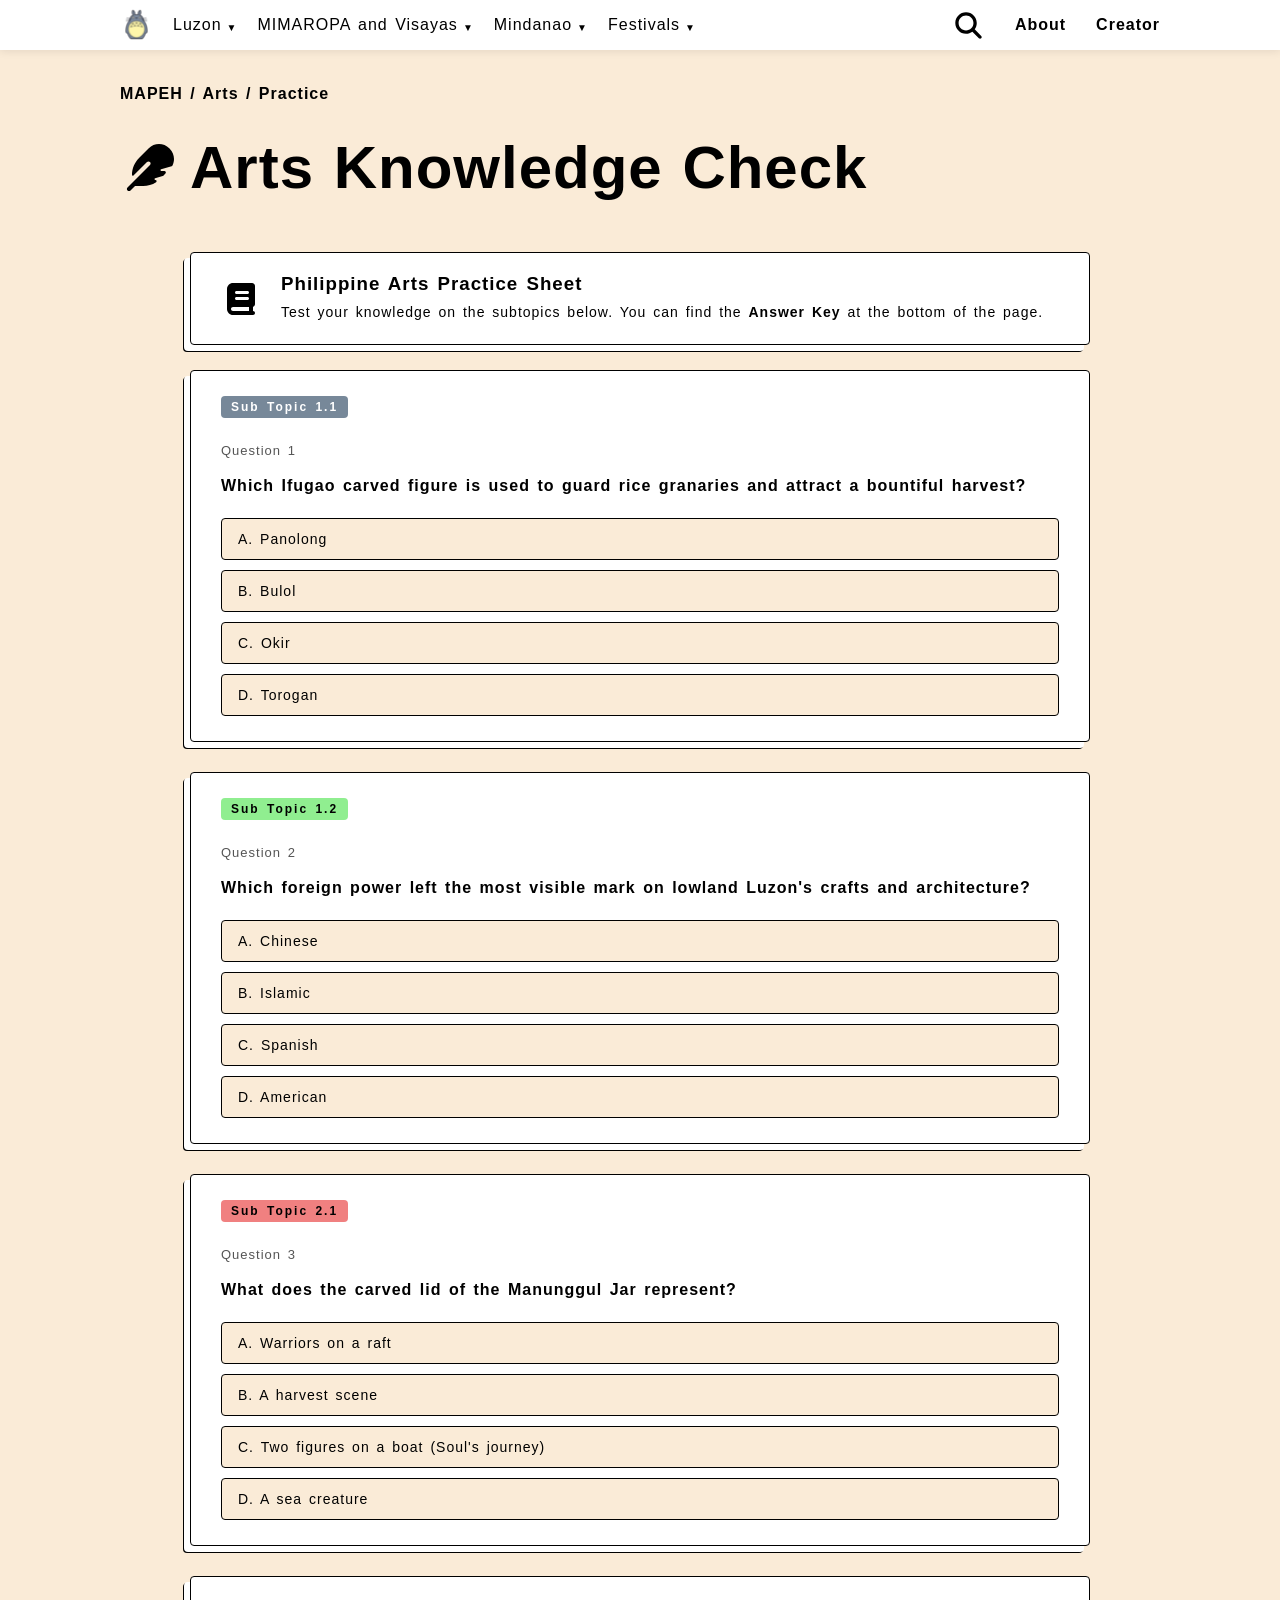
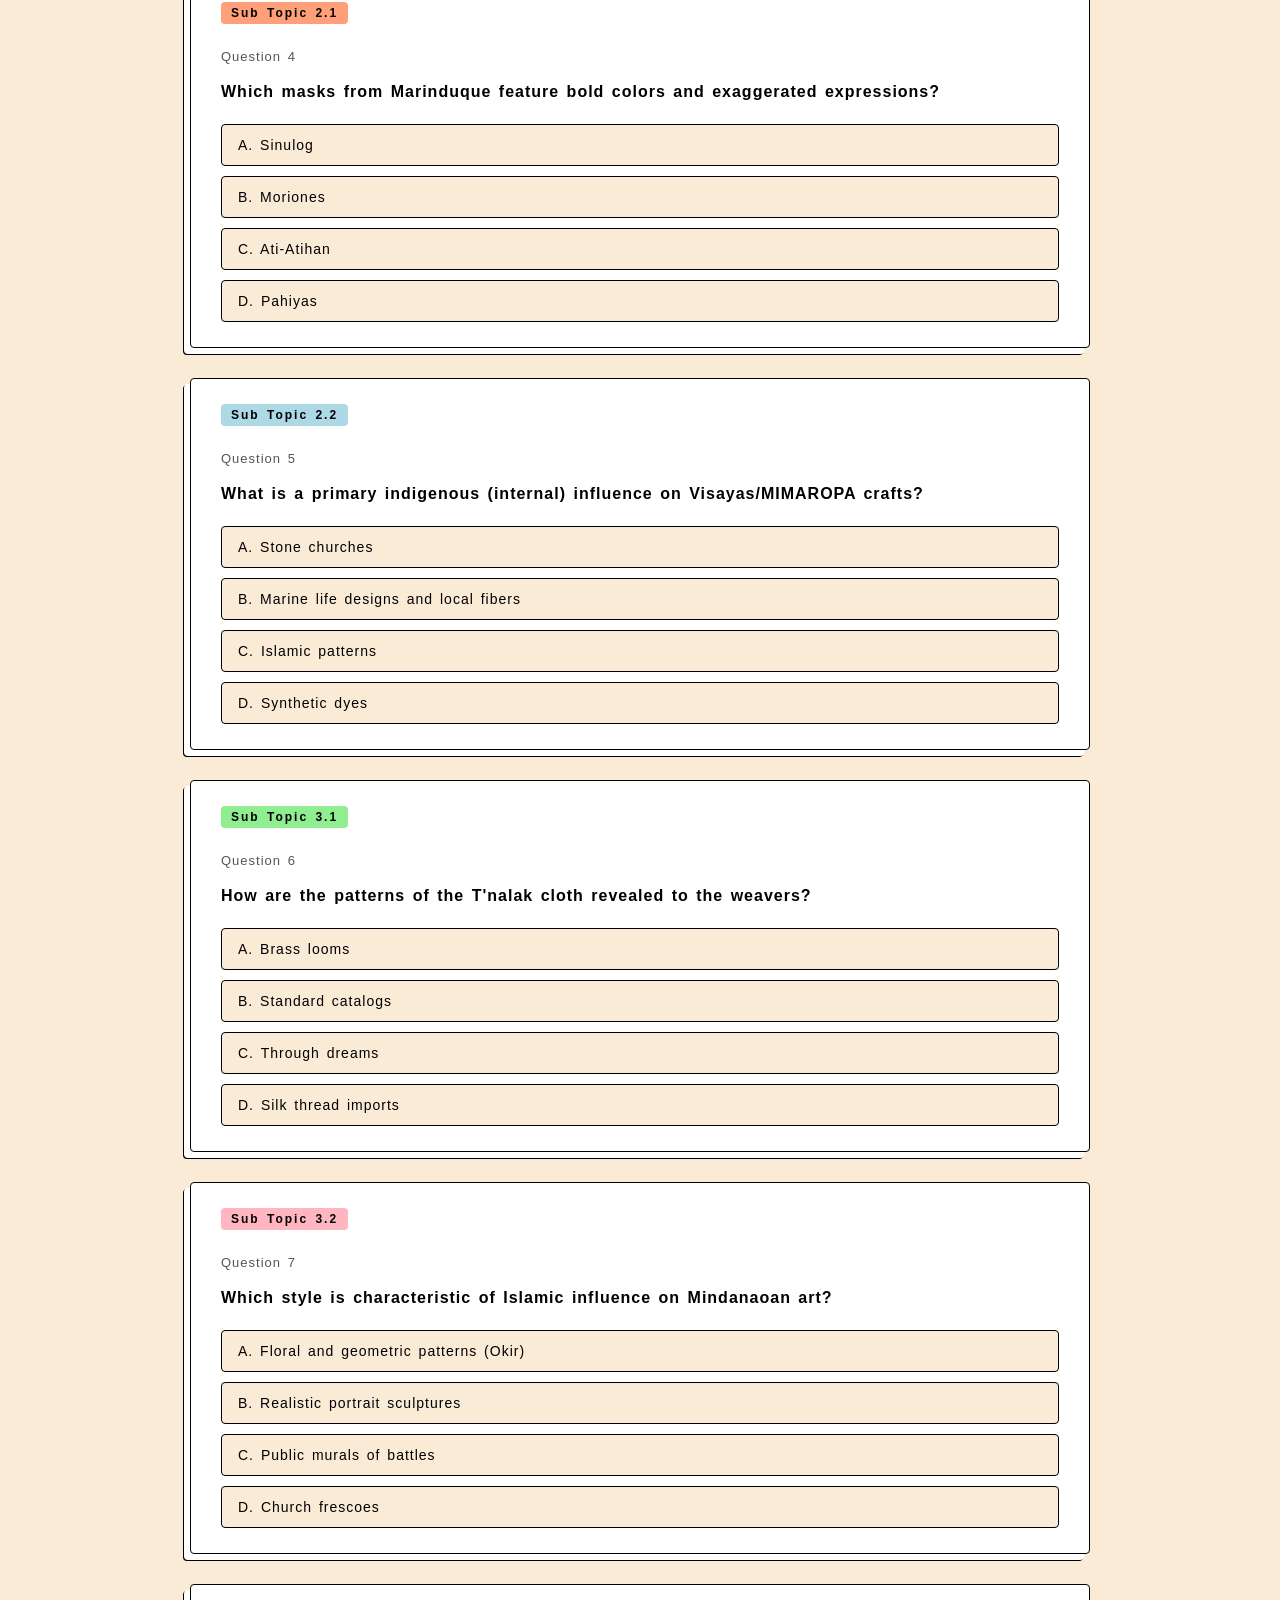
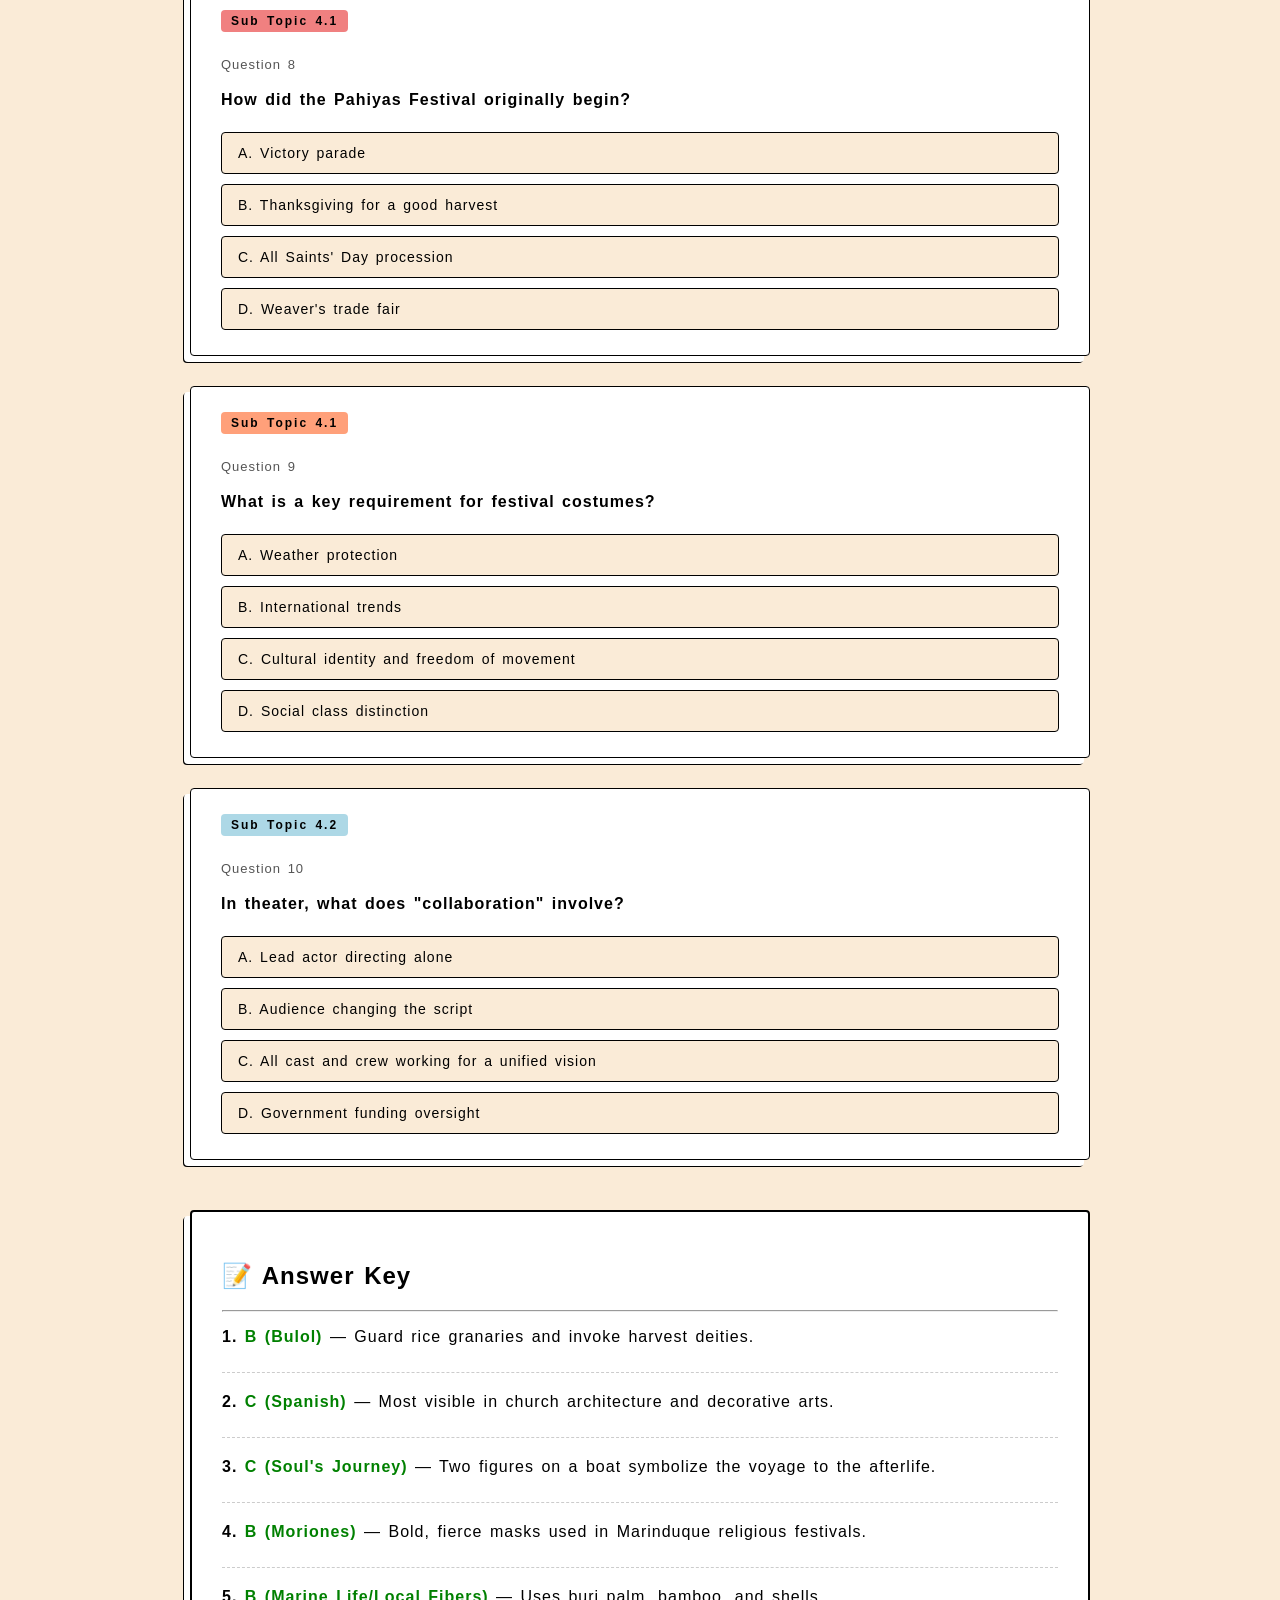
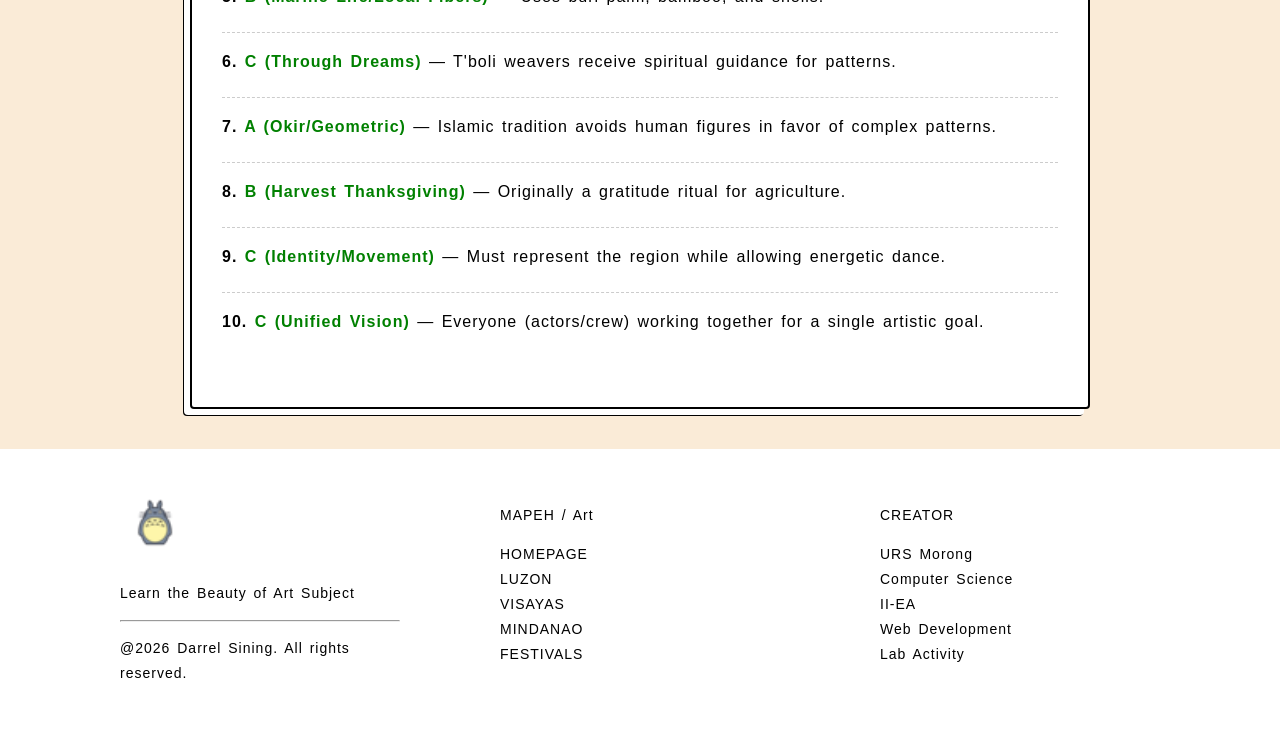
<file: quiz.html>
<!DOCTYPE html>
<html lang="en">
<head>
    <meta charset="UTF-8">
    <meta name="viewport" content="width=device-width, initial-scale=1.0">
    <link rel="stylesheet" href="styles.css">
    <title>Arts Quiz</title>
</head>
<body>
    <div class="navigation-bar">
        <div class="logo-and-lessons">
            <img src="assets/icons/icons8-totoro-100ico.ico" alt="totoro ico">
            <ul>
                <li><a href="">Luzon <span class="arrow">&#9660;</span></a></li>
                <li><a href="">MIMAROPA and Visayas <span class="arrow">&#9660;</span></a></li>
                <li><a href="">Mindanao <span class="arrow">&#9660;</span></a></li>
                <li><a href="">Festivals <span class="arrow">&#9660;</span></a></li>
            </ul>
        </div>
        <div class="more">
            <img src="assets/icons/search.svg" alt="search">
            <p><a href=""><b>About</b></a></p>
            <p><a href=""><b>Creator</b></a></p>
        </div>
    </div>

    <div class="quiz-page-header">
        <p><b>MAPEH / Arts / Practice</b></p>
        <div class="logo-text">
            <img src="assets/icons/feather.svg" alt="quiz icon">
            <h1>Arts Knowledge Check</h1>
        </div>
    </div>

    <div class="quiz-container">
        <div class="quiz-intro-box">
            <img src="assets/icons/book.svg" alt="book icon">
            <div>
                <h3>Philippine Arts Practice Sheet</h3>
                <p>Test your knowledge on the subtopics below. You can find the <b>Answer Key</b> at the bottom of the page.</p>
            </div>
        </div>

        <div class="question-card">
            <span class="question-tag" style="background-color: lightslategray; color: white;">Sub Topic 1.1</span>
            <p class="question-number">Question 1</p>
            <p class="question-text">Which Ifugao carved figure is used to guard rice granaries and attract a bountiful harvest?</p>
            <div class="choices">
                <button class="choice-btn">A. Panolong</button>
                <button class="choice-btn">B. Bulol</button>
                <button class="choice-btn">C. Okir</button>
                <button class="choice-btn">D. Torogan</button>
            </div>
        </div>

        <div class="question-card">
            <span class="question-tag" style="background-color: lightgreen;">Sub Topic 1.2</span>
            <p class="question-number">Question 2</p>
            <p class="question-text">Which foreign power left the most visible mark on lowland Luzon's crafts and architecture?</p>
            <div class="choices">
                <button class="choice-btn">A. Chinese</button>
                <button class="choice-btn">B. Islamic</button>
                <button class="choice-btn">C. Spanish</button>
                <button class="choice-btn">D. American</button>
            </div>
        </div>

        <div class="question-card">
            <span class="question-tag" style="background-color: lightcoral;">Sub Topic 2.1</span>
            <p class="question-number">Question 3</p>
            <p class="question-text">What does the carved lid of the Manunggul Jar represent?</p>
            <div class="choices">
                <button class="choice-btn">A. Warriors on a raft</button>
                <button class="choice-btn">B. A harvest scene</button>
                <button class="choice-btn">C. Two figures on a boat (Soul's journey)</button>
                <button class="choice-btn">D. A sea creature</button>
            </div>
        </div>

        <div class="question-card">
            <span class="question-tag" style="background-color: lightsalmon;">Sub Topic 2.1</span>
            <p class="question-number">Question 4</p>
            <p class="question-text">Which masks from Marinduque feature bold colors and exaggerated expressions?</p>
            <div class="choices">
                <button class="choice-btn">A. Sinulog</button>
                <button class="choice-btn">B. Moriones</button>
                <button class="choice-btn">C. Ati-Atihan</button>
                <button class="choice-btn">D. Pahiyas</button>
            </div>
        </div>

        <div class="question-card">
            <span class="question-tag" style="background-color: lightblue;">Sub Topic 2.2</span>
            <p class="question-number">Question 5</p>
            <p class="question-text">What is a primary indigenous (internal) influence on Visayas/MIMAROPA crafts?</p>
            <div class="choices">
                <button class="choice-btn">A. Stone churches</button>
                <button class="choice-btn">B. Marine life designs and local fibers</button>
                <button class="choice-btn">C. Islamic patterns</button>
                <button class="choice-btn">D. Synthetic dyes</button>
            </div>
        </div>

        <div class="question-card">
            <span class="question-tag" style="background-color: lightgreen;">Sub Topic 3.1</span>
            <p class="question-number">Question 6</p>
            <p class="question-text">How are the patterns of the T'nalak cloth revealed to the weavers?</p>
            <div class="choices">
                <button class="choice-btn">A. Brass looms</button>
                <button class="choice-btn">B. Standard catalogs</button>
                <button class="choice-btn">C. Through dreams</button>
                <button class="choice-btn">D. Silk thread imports</button>
            </div>
        </div>

        <div class="question-card">
            <span class="question-tag" style="background-color: lightpink;">Sub Topic 3.2</span>
            <p class="question-number">Question 7</p>
            <p class="question-text">Which style is characteristic of Islamic influence on Mindanaoan art?</p>
            <div class="choices">
                <button class="choice-btn">A. Floral and geometric patterns (Okir)</button>
                <button class="choice-btn">B. Realistic portrait sculptures</button>
                <button class="choice-btn">C. Public murals of battles</button>
                <button class="choice-btn">D. Church frescoes</button>
            </div>
        </div>

        <div class="question-card">
            <span class="question-tag" style="background-color: lightcoral;">Sub Topic 4.1</span>
            <p class="question-number">Question 8</p>
            <p class="question-text">How did the Pahiyas Festival originally begin?</p>
            <div class="choices">
                <button class="choice-btn">A. Victory parade</button>
                <button class="choice-btn">B. Thanksgiving for a good harvest</button>
                <button class="choice-btn">C. All Saints' Day procession</button>
                <button class="choice-btn">D. Weaver's trade fair</button>
            </div>
        </div>

        <div class="question-card">
            <span class="question-tag" style="background-color: lightsalmon;">Sub Topic 4.1</span>
            <p class="question-number">Question 9</p>
            <p class="question-text">What is a key requirement for festival costumes?</p>
            <div class="choices">
                <button class="choice-btn">A. Weather protection</button>
                <button class="choice-btn">B. International trends</button>
                <button class="choice-btn">C. Cultural identity and freedom of movement</button>
                <button class="choice-btn">D. Social class distinction</button>
            </div>
        </div>

        <div class="question-card">
            <span class="question-tag" style="background-color: lightblue;">Sub Topic 4.2</span>
            <p class="question-number">Question 10</p>
            <p class="question-text">In theater, what does "collaboration" involve?</p>
            <div class="choices">
                <button class="choice-btn">A. Lead actor directing alone</button>
                <button class="choice-btn">B. Audience changing the script</button>
                <button class="choice-btn">C. All cast and crew working for a unified vision</button>
                <button class="choice-btn">D. Government funding oversight</button>
            </div>
        </div>

        <div class="answer-key-section">
            <h2>&#128221; Answer Key</h2>
            <hr>
            <div class="answer-key-item">
                <p><b>1. <span class="correct-label">B (Bulol)</span></b> — Guard rice granaries and invoke harvest deities.</p>
            </div>
            <div class="answer-key-item">
                <p><b>2. <span class="correct-label">C (Spanish)</span></b> — Most visible in church architecture and decorative arts.</p>
            </div>
            <div class="answer-key-item">
                <p><b>3. <span class="correct-label">C (Soul's Journey)</span></b> — Two figures on a boat symbolize the voyage to the afterlife.</p>
            </div>
            <div class="answer-key-item">
                <p><b>4. <span class="correct-label">B (Moriones)</span></b> — Bold, fierce masks used in Marinduque religious festivals.</p>
            </div>
            <div class="answer-key-item">
                <p><b>5. <span class="correct-label">B (Marine Life/Local Fibers)</span></b> — Uses buri palm, bamboo, and shells.</p>
            </div>
            <div class="answer-key-item">
                <p><b>6. <span class="correct-label">C (Through Dreams)</span></b> — T'boli weavers receive spiritual guidance for patterns.</p>
            </div>
            <div class="answer-key-item">
                <p><b>7. <span class="correct-label">A (Okir/Geometric)</span></b> — Islamic tradition avoids human figures in favor of complex patterns.</p>
            </div>
            <div class="answer-key-item">
                <p><b>8. <span class="correct-label">B (Harvest Thanksgiving)</span></b> — Originally a gratitude ritual for agriculture.</p>
            </div>
            <div class="answer-key-item">
                <p><b>9. <span class="correct-label">C (Identity/Movement)</span></b> — Must represent the region while allowing energetic dance.</p>
            </div>
            <div class="answer-key-item">
                <p><b>10. <span class="correct-label">C (Unified Vision)</span></b> — Everyone (actors/crew) working together for a single artistic goal.</p>
            </div>
        </div>
    </div>

    <div class="footer">
        <div>
            <img src="assets/icons/icons8-totoro-100ico.ico" alt="totoro ico">
            <p>Learn the Beauty of Art Subject</p>
            <hr>
            <p>@2026 Darrel Sining. All rights reserved.</p>
        </div>
        <div>
            <p>MAPEH / Art</p>
            <ul>
                <li><a href="">HOMEPAGE</a></li>
                <li><a href="">LUZON</a></li>
                <li><a href="">VISAYAS</a></li>
                <li><a href="">MINDANAO</a></li>
                <li><a href="">FESTIVALS</a></li>
            </ul>
        </div>
        <div class="about">
            <p><a href="creator.html">CREATOR</a></p>
            <ul>
                <li>URS Morong</li>
                <li>Computer Science</li>
                <li>II-EA</li>
                <li>Web Development</li>
                <li>Lab Activity</li>
            </ul>
        </div>
    </div>
</body>
</html>
</file>
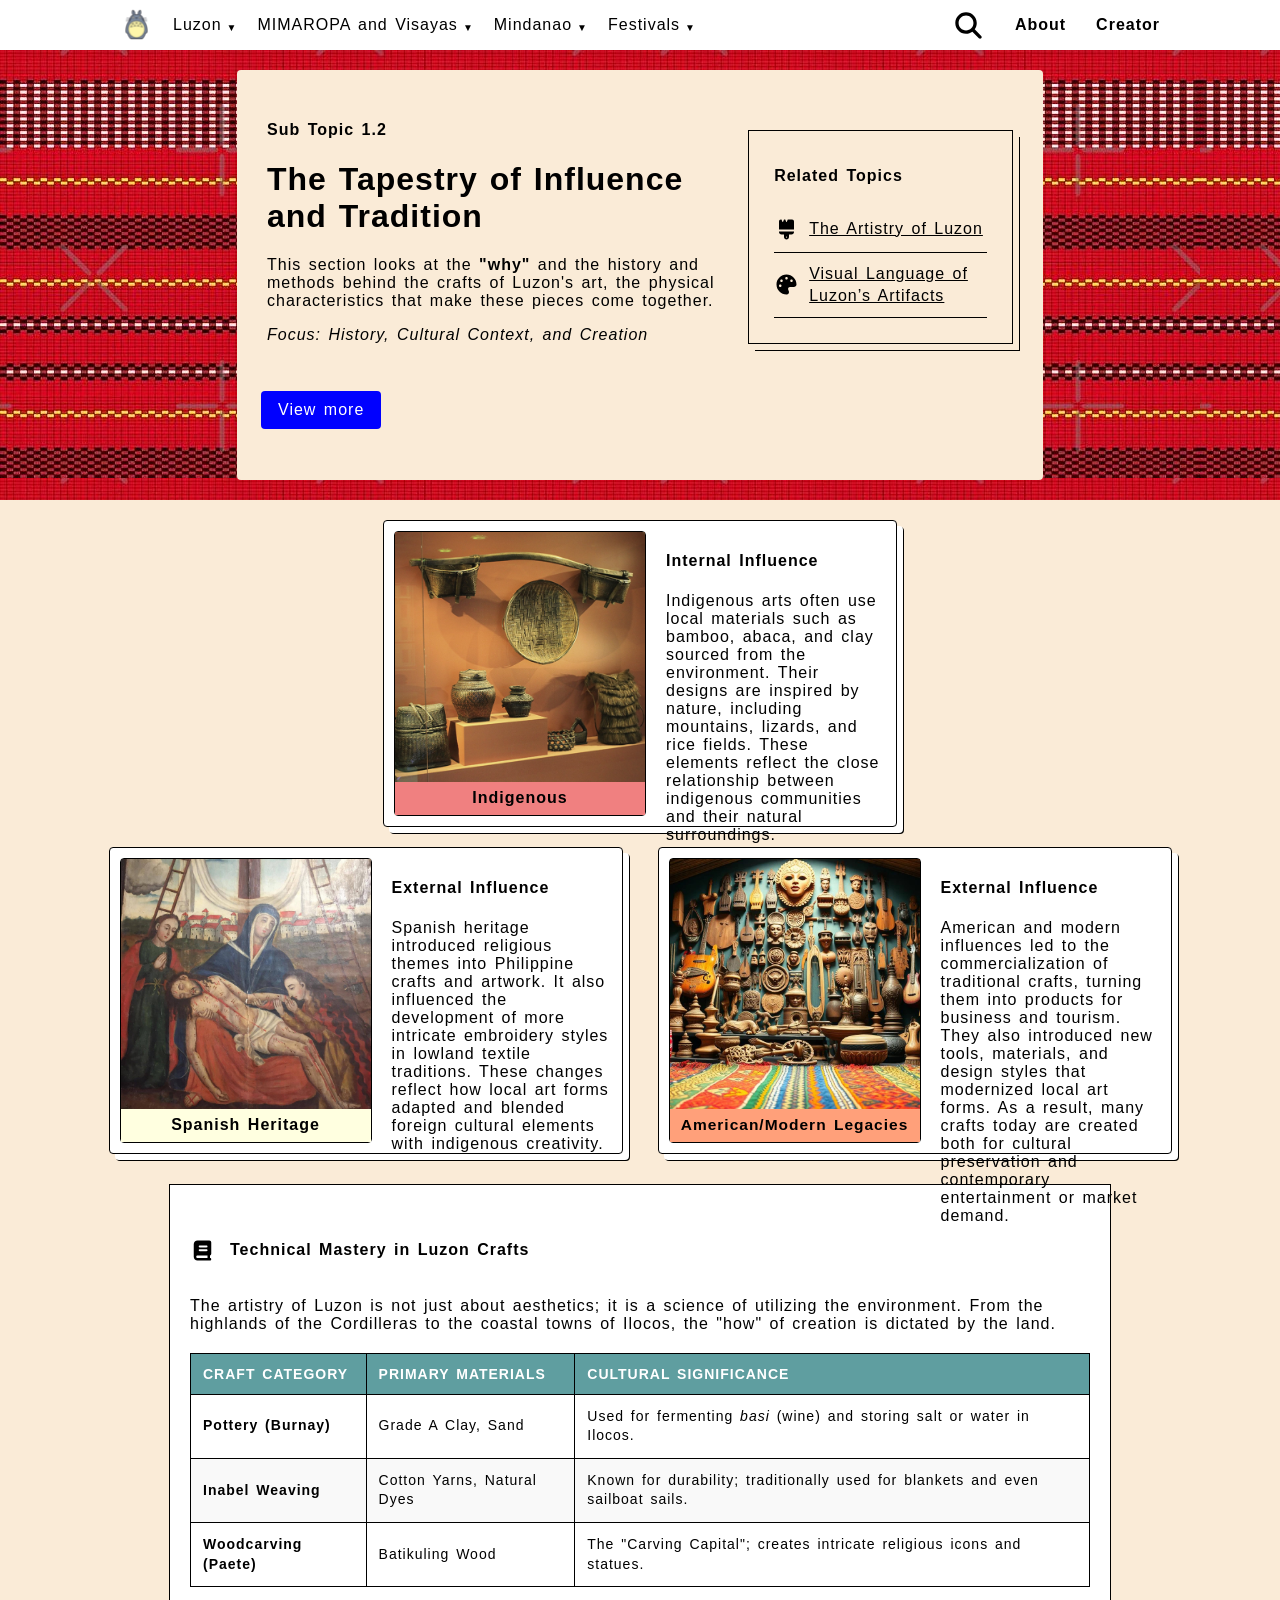
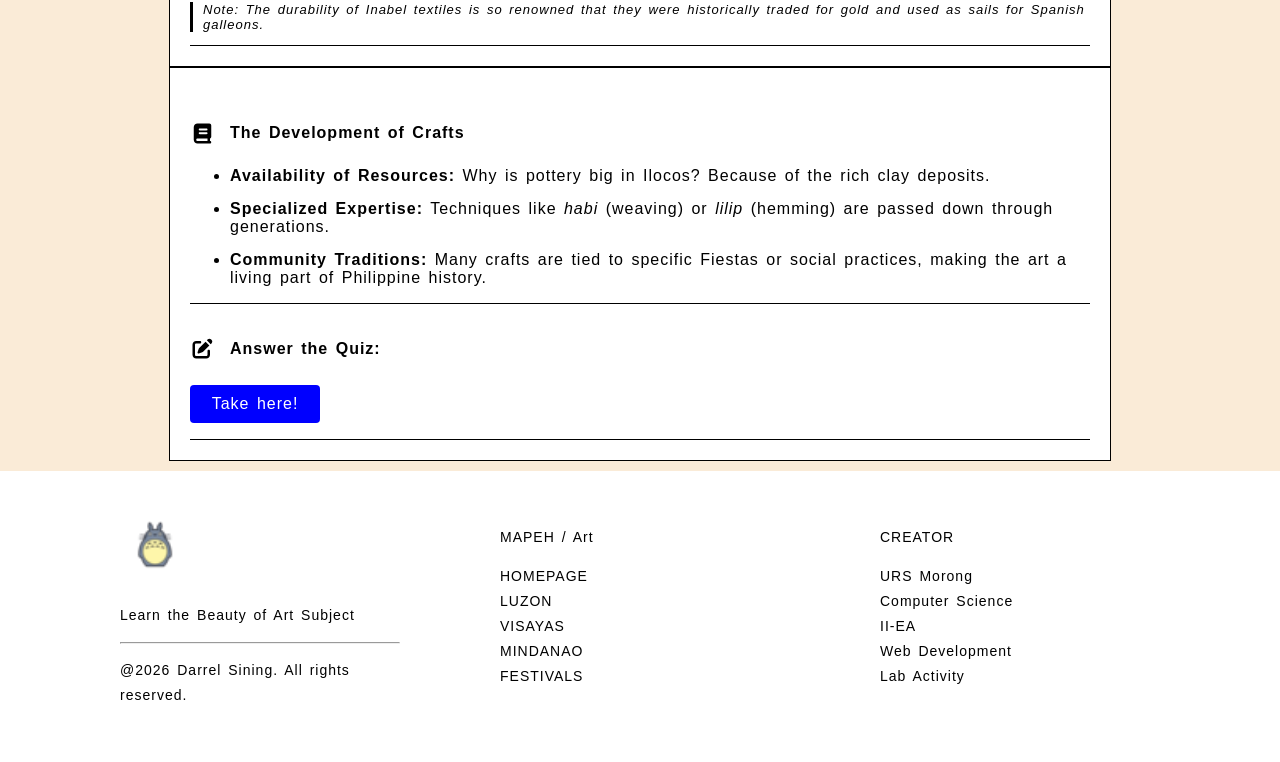
<file: subtopic1.2.html>
<!DOCTYPE html>
<html lang="en">
<head>
    <meta charset="UTF-8">
    <meta name="viewport" content="width=device-width, initial-scale=1.0">
    <link rel="stylesheet" href="styles.css">
    <title>Sub Topic 1.2</title>
</head>
<body>
    <div class="navigation-bar">
        <div class="logo-and-lessons">
            <img src="assets/icons/icons8-totoro-100ico.ico" alt="totoro ico">
            <ul>
                <li><a href="">Luzon <span class="arrow">▼</span></a></li>
                <li><a href="">MIMAROPA and Visayas <span class="arrow">▼</span></a></li>
                <li><a href="">Mindanao <span class="arrow">▼</span></a></li>
                <li><a href="">Festivals <span class="arrow">▼</span></a></li>
            </ul>
        </div>
        <div class="more">
            <img src="assets/icons/search.svg" alt="search">
            <p><a href=""><b>About</b></a></p>
            <p><a href=""><b>Creator</b></a></p>
        </div>
    </div>
    <div class="textile-bg">
        <div class="lesson-box-intro">
            <div class="lesson-intro">
                <div class="lesson-introduction">
                    <h4>Sub Topic 1.2</h4>
                    <h1>The Tapestry of Influence and Tradition</h1>
                    <p>This section looks at the <b>"why"</b> and the history and methods behind the crafts of Luzon's art, the physical characteristics that make these pieces come together.</p>
                    <p><i>Focus: History, Cultural Context, and Creation</i></p>
                </div>
                <div class="lesson-path-box">
                    <h4>Related Topics</h4>
                    <div class="sub-topics">
                        <img src="assets/icons/brush.svg">
                        <p><a href="lesson1.html">The Artistry of Luzon</a></p>
                    </div>
                    <div class="sub-topics">
                        <img src="assets/icons/palette.svg">
                        <p><a href="subtopic1.1.html">Visual Language of Luzon’s Artifacts</a></p>
                    </div>
                </div>
            </div>
            <div class="read-more-button">
                <p><a href="index.html">View more</a></p>
            </div>
        </div>
    </div>
    <div class="picture-desc-flex">
        <div class="picture-desc">
            <div class="picture-desc-img">
                <img src="assets/images/luzon-indigenous-art-influence.jpg" alt="indigenous influence">
                <h4>Indigenous</h4>
            </div>
            <div class="desc-text"> 
                <h4>Internal Influence</h4>
                <p>Indigenous arts often use local materials such as bamboo, abaca, and clay sourced from the environment. Their designs are inspired by nature, including mountains, lizards, and rice fields. These elements reflect the close relationship between indigenous communities and their natural surroundings.
</p>
            </div>
        </div>
    </div>
    <div class="picture-desc-flex">
        <div class="picture-desc">
            <div class="picture-desc-img">
                <img src="assets/images/spanish-influence.jpg" alt="spanish influence">
                <h4 style="background-color: lightyellow;">Spanish Heritage</h4>
            </div>
            <div class="desc-text"> 
                <h4>External Influence</h4>
                <p>Spanish heritage introduced religious themes into Philippine crafts and artwork. It also influenced the development of more intricate embroidery styles in lowland textile traditions. These changes reflect how local art forms adapted and blended foreign cultural elements with indigenous creativity.</p>
            </div>
        </div>
        <div class="picture-desc">
            <div class="picture-desc-img">
                <img src="assets/images/american-modern-external-influence.jpg" alt="american influence">
                <h4 style="background-color: lightsalmon; font-size: 15.5px;">American/Modern Legacies</h4>
            </div>
            <div class="desc-text"> 
                <h4>External Influence</h4>
                <p>American and modern influences led to the commercialization of traditional crafts, turning them into products for business and tourism. They also introduced new tools, materials, and design styles that modernized local art forms. As a result, many crafts today are created both for cultural preservation and contemporary entertainment or market demand.
</p>
            </div>
        </div>
    </div>
    <div class="objective-box" style="margin-top: 30px;">
        <div class="objective-text">
            <div class="objective-intro">
                <img src="assets/icons/book.svg">
                <h4>Technical Mastery in Luzon Crafts</h4>
            </div>
            <p>The artistry of Luzon is not just about aesthetics; it is a science of utilizing the environment. From the highlands of the Cordilleras to the coastal towns of Ilocos, the "how" of creation is dictated by the land.</p>
            
            <div class="data-table-container">
                <table class="custom-table">
                    <thead>
                        <tr>
                            <th>Craft Category</th>
                            <th>Primary Materials</th>
                            <th>Cultural Significance</th>
                        </tr>
                    </thead>
                    <tbody>
                        <tr>
                            <td><b>Pottery (Burnay)</b></td>
                            <td>Grade A Clay, Sand</td>
                            <td>Used for fermenting <i>basi</i> (wine) and storing salt or water in Ilocos.</td>
                        </tr>
                        <tr>
                            <td><b>Inabel Weaving</b></td>
                            <td>Cotton Yarns, Natural Dyes</td>
                            <td>Known for durability; traditionally used for blankets and even sailboat sails.</td>
                        </tr>
                        <tr>
                            <td><b>Woodcarving (Paete)</b></td>
                            <td>Batikuling Wood</td>
                            <td>The "Carving Capital"; creates intricate religious icons and statues.</td>
                        </tr>
                    </tbody>
                </table>
            </div>
            <p class="table-footer-note">Note: The durability of Inabel textiles is so renowned that they were historically traded for gold and used as sails for Spanish galleons.</p>
        </div>
    </div>
    <div class="objective-box">
        <div class="objective-text">
            <div class="objective-intro">
                <img src="assets/icons/book.svg">
                <h4>The Development of Crafts</h4>
            </div>
            <ul>
                <li><b>Availability of Resources:</b> Why is pottery big in Ilocos? Because of the rich clay deposits.</li>
                <li><b>Specialized Expertise:</b> Techniques like <i>habi</i> (weaving) or <i>lilip</i> (hemming) are passed down through generations.</li>
                <li><b>Community Traditions:</b> Many crafts are tied to specific Fiestas or social practices, making the art a living part of Philippine history.</li>
            </ul>
        </div>
        <div class="objective-text">
            <div class="objective-intro">
                <img src="assets/icons/pen-to-square.svg">
                <h4>Answer the Quiz:</h4>
            </div>
            <div class="obj-quiz">
                <p><a href="quiz.html">Take here!</a></p>
            </div>
        </div>
    </div>
    <div class="footer">
        <div>
            <img src="assets/icons/icons8-totoro-100ico.ico" alt="totoro ico">
            <p>Learn the Beauty of Art Subject</p>
            <hr>
            <p>@2026 Darrel Sining. All rights reserved.</p>
        </div>
        <div>
            <p>MAPEH / Art</p>
            <ul style="letter-spacing: 1px; word-spacing: 2px; line-height: 25px;">
                <li><a href="">HOMEPAGE</a></li>
                <li><a href="">LUZON</a></li>
                <li><a href="">VISAYAS</a></li>
                <li><a href="">MINDANAO</a></li>
                <li><a href="">FESTIVALS</a></li>
            </ul>
        </div>
        <div class="about">
            <p><a href="creator.html">CREATOR</a></p>
            <ul style="letter-spacing: 1px; word-spacing: 2px; line-height: 25px;">
                <li>URS Morong</li>
                <li>Computer Science</li>
                <li>II-EA</li>
                <li>Web Development</li>
                <li>Lab Activity</li>
            </ul>
        </div>
    </div>
</body>
</html>
</file>
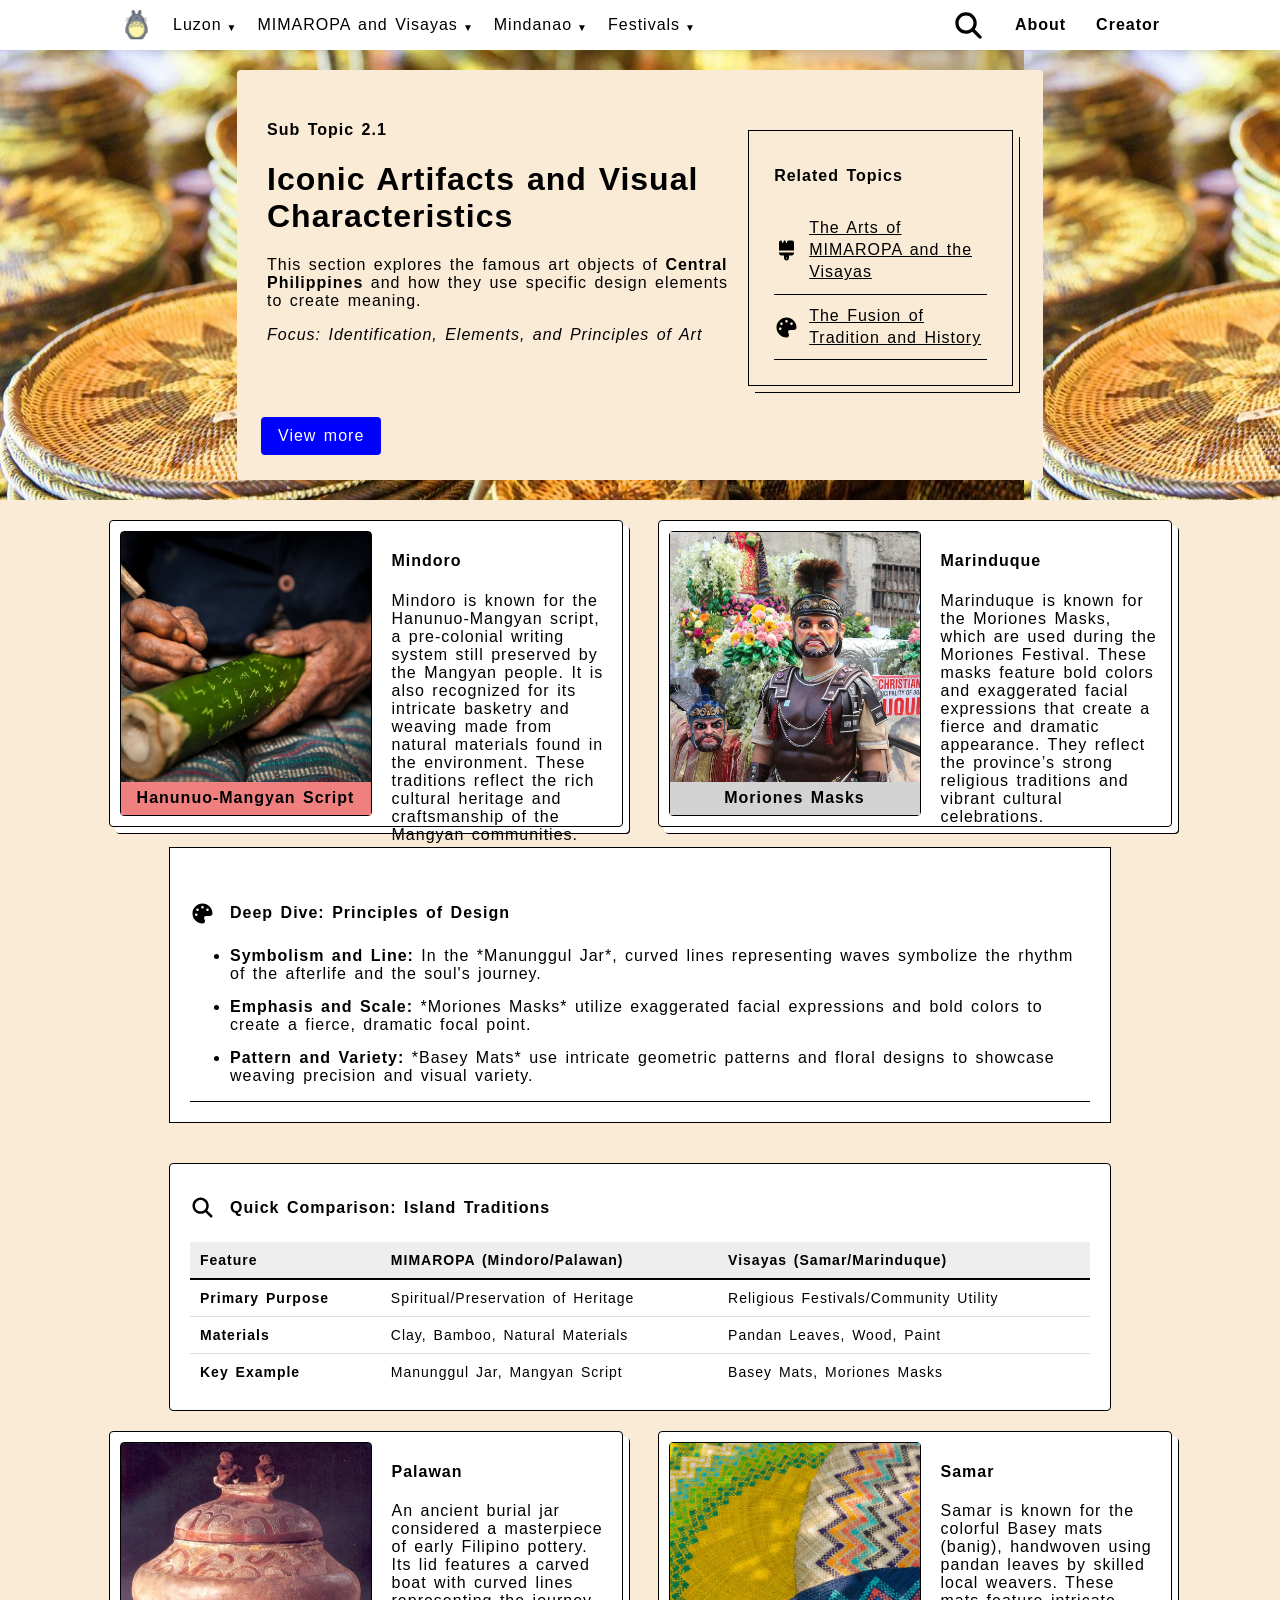
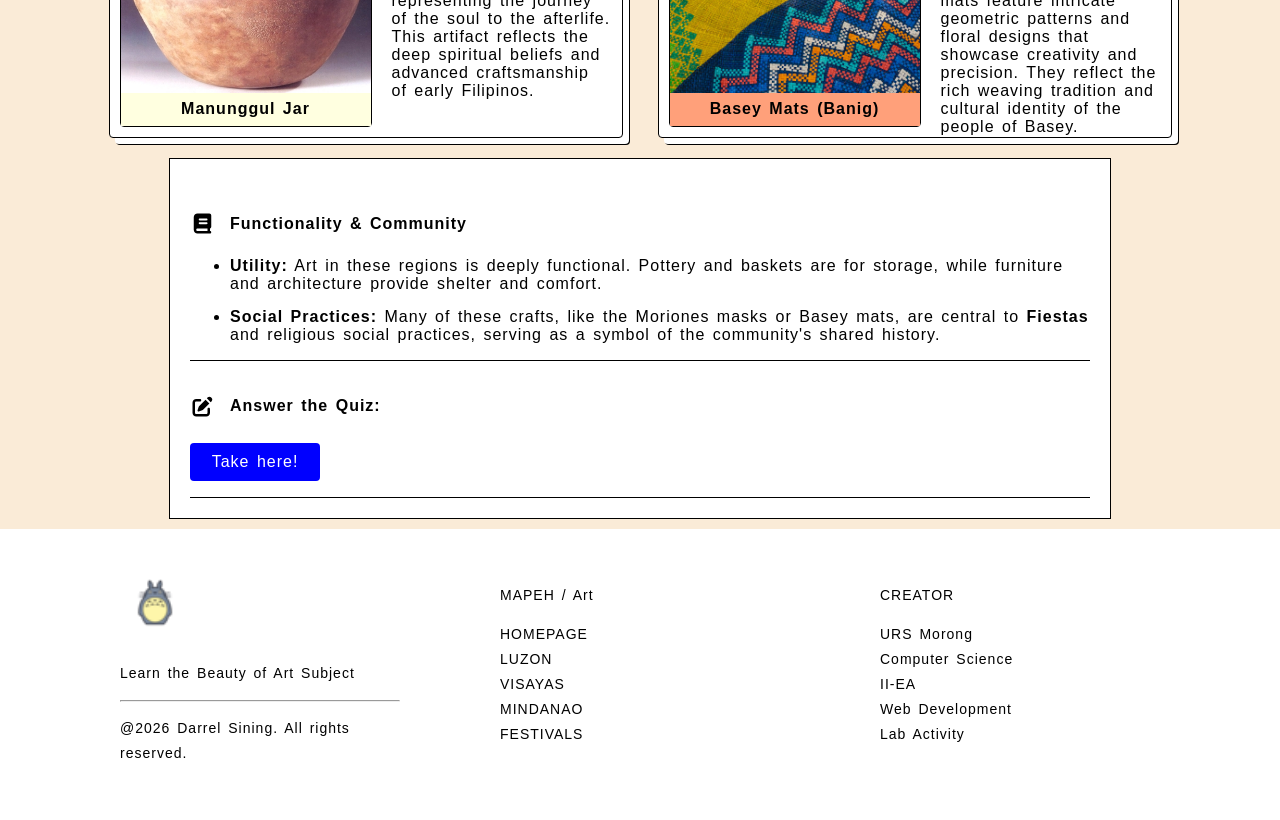
<file: subtopic2.1.html>
<!DOCTYPE html>
<html lang="en">
<head>
    <meta charset="UTF-8">
    <meta name="viewport" content="width=device-width, initial-scale=1.0">
    <link rel="stylesheet" href="styles.css">
    <title>Sub Topic 2.1</title>
</head>
<body>
    <div class="navigation-bar">
        <div class="logo-and-lessons">
            <img src="assets/icons/icons8-totoro-100ico.ico" alt="totoro ico">
            <ul>
                <li><a href="">Luzon <span class="arrow">▼</span></a></li>
                <li><a href="">MIMAROPA and Visayas <span class="arrow">▼</span></a></li>
                <li><a href="">Mindanao <span class="arrow">▼</span></a></li>
                <li><a href="">Festivals <span class="arrow">▼</span></a></li>
            </ul>
        </div>
        <div class="more">
            <img src="assets/icons/search.svg" alt="search">
            <p><a href=""><b>About</b></a></p>
            <p><a href=""><b>Creator</b></a></p>
        </div>
    </div>
    <div class="textile-bg" style="background-image: url(assets/images/Mangyan-Handicrafts-bg.jpg);">
        <div class="lesson-box-intro">
            <div class="lesson-intro">
                <div class="lesson-introduction">
                    <h4>Sub Topic 2.1</h4>
                    <h1>Iconic Artifacts and Visual Characteristics</h1>
                    <p>This section explores the famous art objects of <b>Central Philippines</b> and how they use specific design elements to create meaning.</p>
                    <p><i>Focus: Identification, Elements, and Principles of Art</i></p>
                </div>
                <div class="lesson-path-box">
                    <h4>Related Topics</h4>
                    <div class="sub-topics">
                        <img src="assets/icons/brush.svg">
                        <p><a href="lesson2.html">The Arts of MIMAROPA and the Visayas</a></p>
                    </div>
                    <div class="sub-topics">
                        <img src="assets/icons/palette.svg">
                        <p><a href="subtopic2.2.html">The Fusion of Tradition and History</a></p>
                    </div>
                </div>
            </div>
            <div class="read-more-button">
                <p><a href="index.html">View more</a></p>
            </div>
        </div>
    </div>
    <div class="picture-desc-flex">
        <div class="picture-desc">
            <div class="picture-desc-img">
                <img src="assets/images/hanuno-o-script.jpg" alt="hanuno o script">
                <h4>Hanunuo-Mangyan Script</h4>
            </div>
            <div class="desc-text"> 
                <h4>Mindoro</h4>
                <p>Mindoro is known for the Hanunuo-Mangyan script, a pre-colonial writing system still preserved by the Mangyan people. It is also recognized for its intricate basketry and weaving made from natural materials found in the environment. These traditions reflect the rich cultural heritage and craftsmanship of the Mangyan communities.
</p>
            </div>
        </div>
        <div class="picture-desc">
            <div class="picture-desc-img">
                <img src="assets/images/moriones-mask.jpg" alt="moriones mask">
                <h4 style="background-color: lightgrey;">Moriones Masks</h4>
            </div>
            <div class="desc-text"> 
                <h4>Marinduque</h4>
                <p>Marinduque is known for the Moriones Masks, which are used during the Moriones Festival. These masks feature bold colors and exaggerated facial expressions that create a fierce and dramatic appearance. They reflect the province’s strong religious traditions and vibrant cultural celebrations.
</p>
            </div>
        </div>
    </div>
    <div class="objective-box" style="margin-bottom: 40px;">
        <div class="objective-text">
            <div class="objective-intro">
                <img src="assets/icons/palette.svg" style="width: 25px; height: 25px;">
                <h4>Deep Dive: Principles of Design</h4>
            </div>
            <ul>
                <li><b>Symbolism and Line:</b> In the *Manunggul Jar*, curved lines representing waves symbolize the rhythm of the afterlife and the soul's journey.</li>
                <li><b>Emphasis and Scale:</b> *Moriones Masks* utilize exaggerated facial expressions and bold colors to create a fierce, dramatic focal point.</li>
                <li><b>Pattern and Variety:</b> *Basey Mats* use intricate geometric patterns and floral designs to showcase weaving precision and visual variety.</li>
            </ul>
        </div>
    </div>

    <div class="objective-box" style="margin-top: 40px; border-radius: 4px;">
        <div class="objective-intro">
            <img src="assets/icons/search.svg" style="width: 25px;">
            <h4 style="margin: 15px 0;">Quick Comparison: Island Traditions</h4>
        </div>
        <table style="width: 100%; border-collapse: collapse; margin-top: 10px; font-size: 14px;">
            <thead>
                <tr style="background-color: #eee; border-bottom: 2px solid black;">
                    <th style="padding: 10px; text-align: left;">Feature</th>
                    <th style="padding: 10px; text-align: left;">MIMAROPA (Mindoro/Palawan)</th>
                    <th style="padding: 10px; text-align: left;">Visayas (Samar/Marinduque)</th>
                </tr>
            </thead>
            <tbody>
                <tr style="border-bottom: 1px solid #ddd;">
                    <td style="padding: 10px;"><b>Primary Purpose</b></td>
                    <td style="padding: 10px;">Spiritual/Preservation of Heritage</td>
                    <td style="padding: 10px;">Religious Festivals/Community Utility</td>
                </tr>
                <tr style="border-bottom: 1px solid #ddd;">
                    <td style="padding: 10px;"><b>Materials</b></td>
                    <td style="padding: 10px;">Clay, Bamboo, Natural Materials</td>
                    <td style="padding: 10px;">Pandan Leaves, Wood, Paint</td>
                </tr>
                <tr>
                    <td style="padding: 10px;"><b>Key Example</b></td>
                    <td style="padding: 10px;">Manunggul Jar, Mangyan Script</td>
                    <td style="padding: 10px;">Basey Mats, Moriones Masks</td>
                </tr>
            </tbody>
        </table>
    </div>
    <div class="picture-desc-flex">
        <div class="picture-desc">
            <div class="picture-desc-img">
                <img src="assets/images/manunggul-jar.jpg" alt="manunggul jar">
                <h4 style="background-color: lightyellow;">Manunggul Jar</h4>
            </div>
            <div class="desc-text"> 
                <h4>Palawan</h4>
                <p>An ancient burial jar considered a masterpiece of early Filipino pottery. Its lid features a carved boat with curved lines representing the journey of the soul to the afterlife. This artifact reflects the deep spiritual beliefs and advanced craftsmanship of early Filipinos.
</p>
            </div>
        </div>
        <div class="picture-desc">
            <div class="picture-desc-img">
                <img src="assets/images/basey-mats.webp" alt="basey mats">
                <h4 style="background-color: lightsalmon;">Basey Mats (Banig)</h4>
            </div>
            <div class="desc-text"> 
                <h4>Samar</h4>
                <p>Samar is known for the colorful Basey mats (banig), handwoven using pandan leaves by skilled local weavers. These mats feature intricate geometric patterns and floral designs that showcase creativity and precision. They reflect the rich weaving tradition and cultural identity of the people of Basey.
</p>
            </div>
        </div>
    </div>
    <div class="objective-box">
        <div class="objective-text">
            <div class="objective-intro">
                <img src="assets/icons/book.svg">
                <h4>Functionality & Community</h4>
            </div>
            <ul>
                <li><b>Utility:</b> Art in these regions is deeply functional. Pottery and baskets are for storage, while furniture and architecture provide shelter and comfort.</li>
                <li><b>Social Practices:</b> Many of these crafts, like the Moriones masks or Basey mats, are central to <b>Fiestas</b> and religious social practices, serving as a symbol of the community's shared history.</li>
            </ul>
        </div>
        <div class="objective-text">
            <div class="objective-intro">
                <img src="assets/icons/pen-to-square.svg">
                <h4>Answer the Quiz:</h4>
            </div>
            <div class="obj-quiz">
                <p><a href="quiz.html">Take here!</a></p>
            </div>
        </div>
    </div>
    <div class="footer">
        <div>
            <img src="assets/icons/icons8-totoro-100ico.ico" alt="totoro ico">
            <p>Learn the Beauty of Art Subject</p>
            <hr>
            <p>@2026 Darrel Sining. All rights reserved.</p>
        </div>
        <div>
            <p>MAPEH / Art</p>
            <ul style="letter-spacing: 1px; word-spacing: 2px; line-height: 25px;">
                <li><a href="">HOMEPAGE</a></li>
                <li><a href="">LUZON</a></li>
                <li><a href="">VISAYAS</a></li>
                <li><a href="">MINDANAO</a></li>
                <li><a href="">FESTIVALS</a></li>
            </ul>
        </div>
        <div class="about">
            <p><a href="creator.html">CREATOR</a></p>
            <ul style="letter-spacing: 1px; word-spacing: 2px; line-height: 25px;">
                <li>URS Morong</li>
                <li>Computer Science</li>
                <li>II-EA</li>
                <li>Web Development</li>
                <li>Lab Activity</li>
            </ul>
        </div>
    </div>
</body>
</html>
</file>
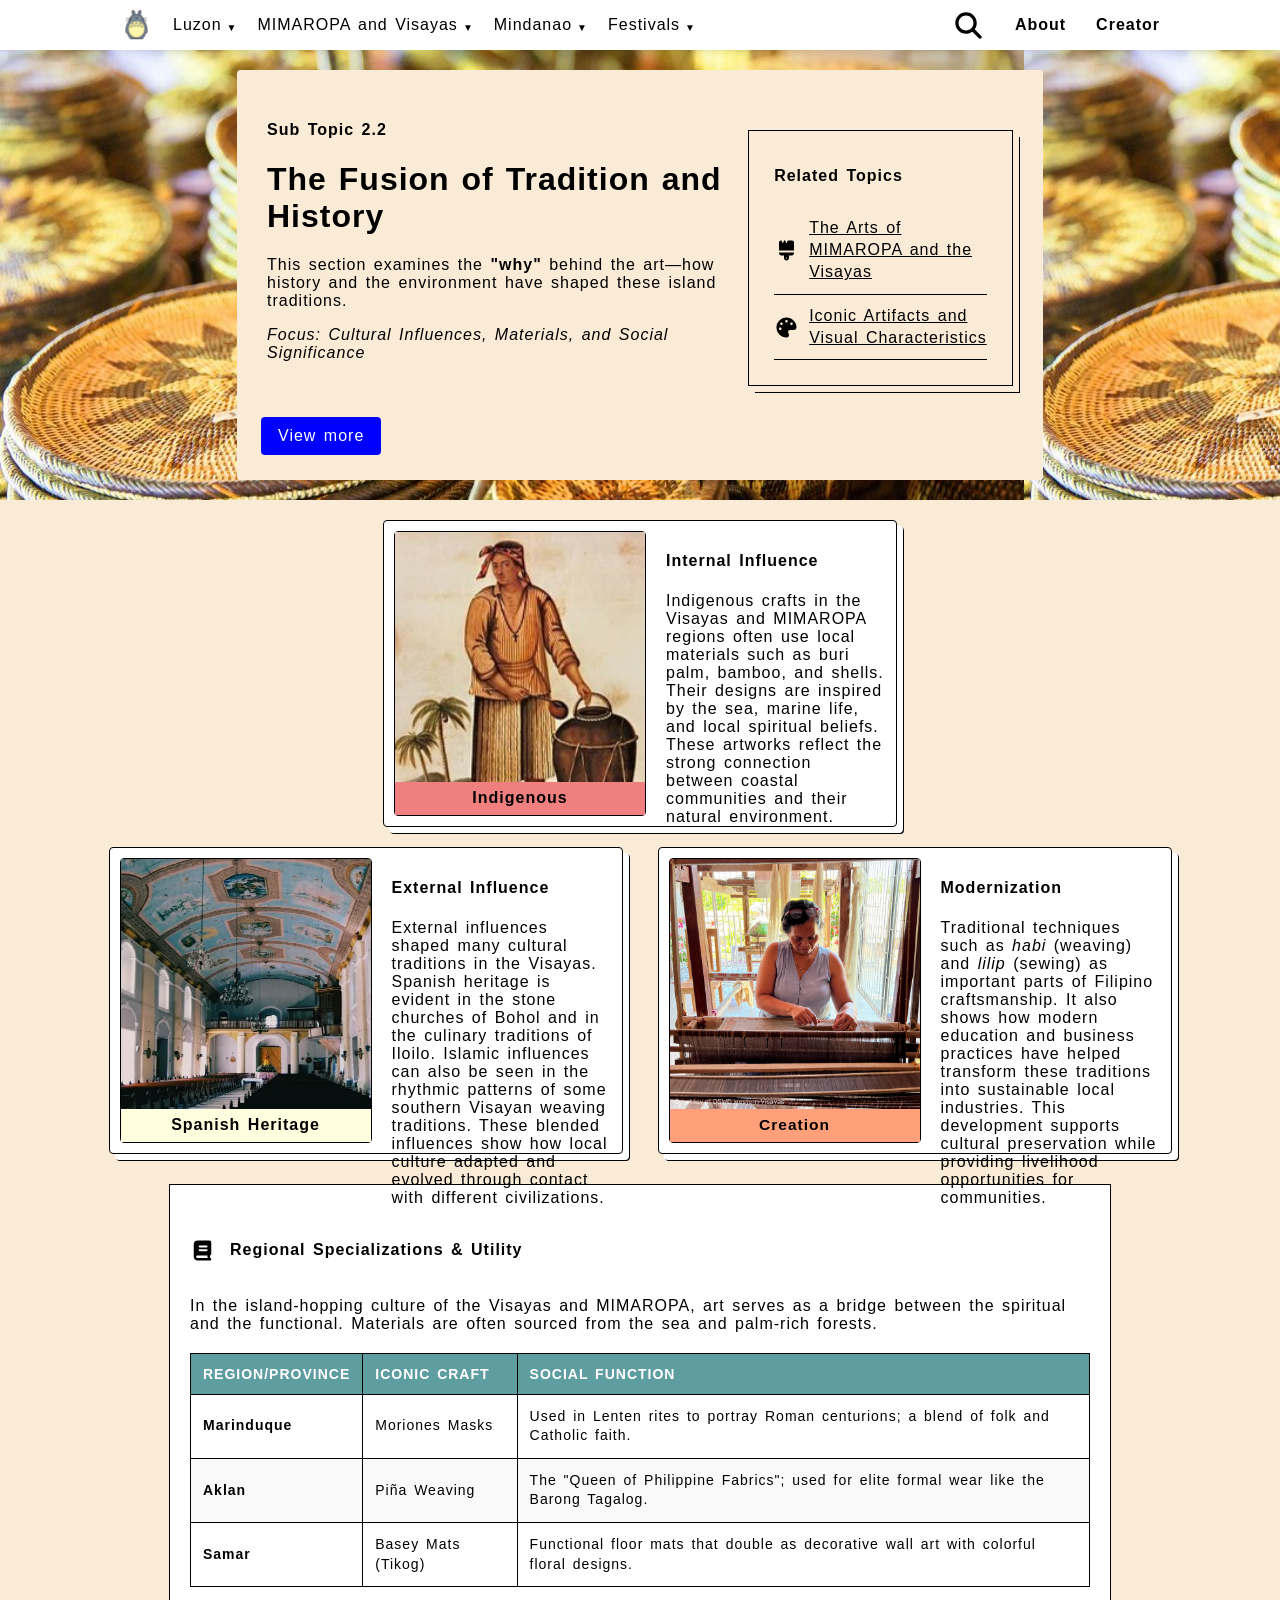
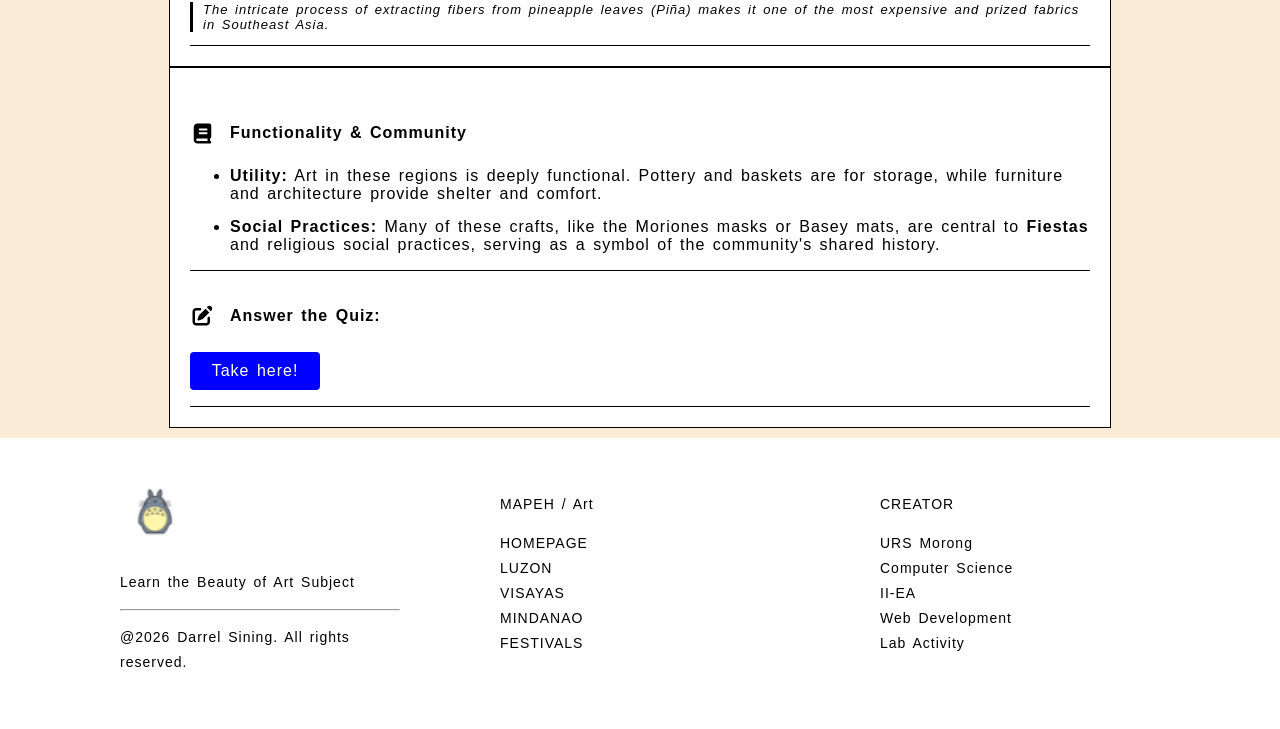
<file: subtopic2.2.html>
<!DOCTYPE html>
<html lang="en">
<head>
    <meta charset="UTF-8">
    <meta name="viewport" content="width=device-width, initial-scale=1.0">
    <link rel="stylesheet" href="styles.css">
    <title>Sub Topic 2.2</title>
</head>
<body>
    <div class="navigation-bar">
        <div class="logo-and-lessons">
            <img src="assets/icons/icons8-totoro-100ico.ico" alt="totoro ico">
            <ul>
                <li><a href="">Luzon <span class="arrow">▼</span></a></li>
                <li><a href="">MIMAROPA and Visayas <span class="arrow">▼</span></a></li>
                <li><a href="">Mindanao <span class="arrow">▼</span></a></li>
                <li><a href="">Festivals <span class="arrow">▼</span></a></li>
            </ul>
        </div>
        <div class="more">
            <img src="assets/icons/search.svg" alt="search">
            <p><a href=""><b>About</b></a></p>
            <p><a href=""><b>Creator</b></a></p>
        </div>
    </div>
    <div class="textile-bg" style="background-image: url(assets/images/Mangyan-Handicrafts-bg.jpg);">
        <div class="lesson-box-intro">
            <div class="lesson-intro">
                <div class="lesson-introduction">
                    <h4>Sub Topic 2.2</h4>
                    <h1>The Fusion of Tradition and History</h1>
                    <p>This section examines the <b>"why"</b> behind the art—how history and the environment have shaped these island traditions.</p>
                    <p><i>Focus: Cultural Influences, Materials, and Social Significance</i></p>
                </div>
                <div class="lesson-path-box">
                    <h4>Related Topics</h4>
                    <div class="sub-topics">
                        <img src="assets/icons/brush.svg">
                        <p><a href="lesson2.html">The Arts of MIMAROPA and the Visayas</a></p>
                    </div>
                    <div class="sub-topics">
                        <img src="assets/icons/palette.svg">
                        <p><a href="subtopic2.1.html">Iconic Artifacts and Visual Characteristics</a></p>
                    </div>
                </div>
            </div>
            <div class="read-more-button">
                <p><a href="index.html">View more</a></p>
            </div>
        </div>
    </div>
    <div class="picture-desc-flex">
        <div class="picture-desc">
            <div class="picture-desc-img">
                <img src="assets/images/indigenous-visayas-influence.jpg" alt="indigenous influence">
                <h4>Indigenous</h4>
            </div>
            <div class="desc-text"> 
                <h4>Internal Influence</h4>
                <p>Indigenous crafts in the Visayas and MIMAROPA regions often use local materials such as buri palm, bamboo, and shells. Their designs are inspired by the sea, marine life, and local spiritual beliefs. These artworks reflect the strong connection between coastal communities and their natural environment.
</p>
            </div>
        </div>
    </div>
    <div class="picture-desc-flex">
        <div class="picture-desc">
            <div class="picture-desc-img">
                <img src="assets/images/visayas-spanish-influence.jpg" alt="spanish influence">
                <h4 style="background-color: lightyellow;">Spanish Heritage</h4>
            </div>
            <div class="desc-text"> 
                <h4>External Influence</h4>
                <p>External influences shaped many cultural traditions in the Visayas. Spanish heritage is evident in the stone churches of Bohol and in the culinary traditions of Iloilo. Islamic influences can also be seen in the rhythmic patterns of some southern Visayan weaving traditions. These blended influences show how local culture adapted and evolved through contact with different civilizations.
</p>
            </div>
        </div>
        <div class="picture-desc">
            <div class="picture-desc-img">
                <img src="assets/images/aklan-weaving.jpg" alt="aklan weaving">
                <h4 style="background-color: lightsalmon; font-size: 15.5px;">Creation</h4>
            </div>
            <div class="desc-text"> 
                <h4>Modernization</h4>
                <p>Traditional techniques such as <i>habi</i> (weaving) and <i>lilip</i> (sewing) as important parts of Filipino craftsmanship. It also shows how modern education and business practices have helped transform these traditions into sustainable local industries. This development supports cultural preservation while providing livelihood opportunities for communities. </p>
            </div>
        </div>
    </div>
    <div class="objective-box" style="margin-top: 30px;">
        <div class="objective-text">
            <div class="objective-intro">
                <img src="assets/icons/book.svg">
                <h4>Regional Specializations & Utility</h4>
            </div>
            <p>In the island-hopping culture of the Visayas and MIMAROPA, art serves as a bridge between the spiritual and the functional. Materials are often sourced from the sea and palm-rich forests.</p>

            <div class="data-table-container">
                <table class="custom-table">
                    <thead>
                        <tr>
                            <th>Region/Province</th>
                            <th>Iconic Craft</th>
                            <th>Social Function</th>
                        </tr>
                    </thead>
                    <tbody>
                        <tr>
                            <td><b>Marinduque</b></td>
                            <td>Moriones Masks</td>
                            <td>Used in Lenten rites to portray Roman centurions; a blend of folk and Catholic faith.</td>
                        </tr>
                        <tr>
                            <td><b>Aklan</b></td>
                            <td>Piña Weaving</td>
                            <td>The "Queen of Philippine Fabrics"; used for elite formal wear like the Barong Tagalog.</td>
                        </tr>
                        <tr>
                            <td><b>Samar</b></td>
                            <td>Basey Mats (Tikog)</td>
                            <td>Functional floor mats that double as decorative wall art with colorful floral designs.</td>
                        </tr>
                    </tbody>
                </table>
            </div>
            <p class="table-footer-note">The intricate process of extracting fibers from pineapple leaves (Piña) makes it one of the most expensive and prized fabrics in Southeast Asia.</p>
        </div>
    </div>
    <div class="objective-box">
        <div class="objective-text">
            <div class="objective-intro">
                <img src="assets/icons/book.svg">
                <h4>Functionality & Community</h4>
            </div>
            <ul>
                <li><b>Utility:</b> Art in these regions is deeply functional. Pottery and baskets are for storage, while furniture and architecture provide shelter and comfort.</li>
                <li><b>Social Practices:</b> Many of these crafts, like the Moriones masks or Basey mats, are central to <b>Fiestas</b> and religious social practices, serving as a symbol of the community's shared history.</li>
            </ul>
        </div>
        <div class="objective-text">
            <div class="objective-intro">
                <img src="assets/icons/pen-to-square.svg">
                <h4>Answer the Quiz:</h4>
            </div>
            <div class="obj-quiz">
                <p><a href="quiz.html">Take here!</a></p>
            </div>
        </div>
    </div>
    <div class="footer">
        <div>
            <img src="assets/icons/icons8-totoro-100ico.ico" alt="totoro ico">
            <p>Learn the Beauty of Art Subject</p>
            <hr>
            <p>@2026 Darrel Sining. All rights reserved.</p>
        </div>
        <div>
            <p>MAPEH / Art</p>
            <ul style="letter-spacing: 1px; word-spacing: 2px; line-height: 25px;">
                <li><a href="">HOMEPAGE</a></li>
                <li><a href="">LUZON</a></li>
                <li><a href="">VISAYAS</a></li>
                <li><a href="">MINDANAO</a></li>
                <li><a href="">FESTIVALS</a></li>
            </ul>
        </div>
        <div class="about">
            <p><a href="creator.html">CREATOR</a></p>
            <ul style="letter-spacing: 1px; word-spacing: 2px; line-height: 25px;">
                <li>URS Morong</li>
                <li>Computer Science</li>
                <li>II-EA</li>
                <li>Web Development</li>
                <li>Lab Activity</li>
            </ul>
        </div>
    </div>
</body>
</html>
</file>
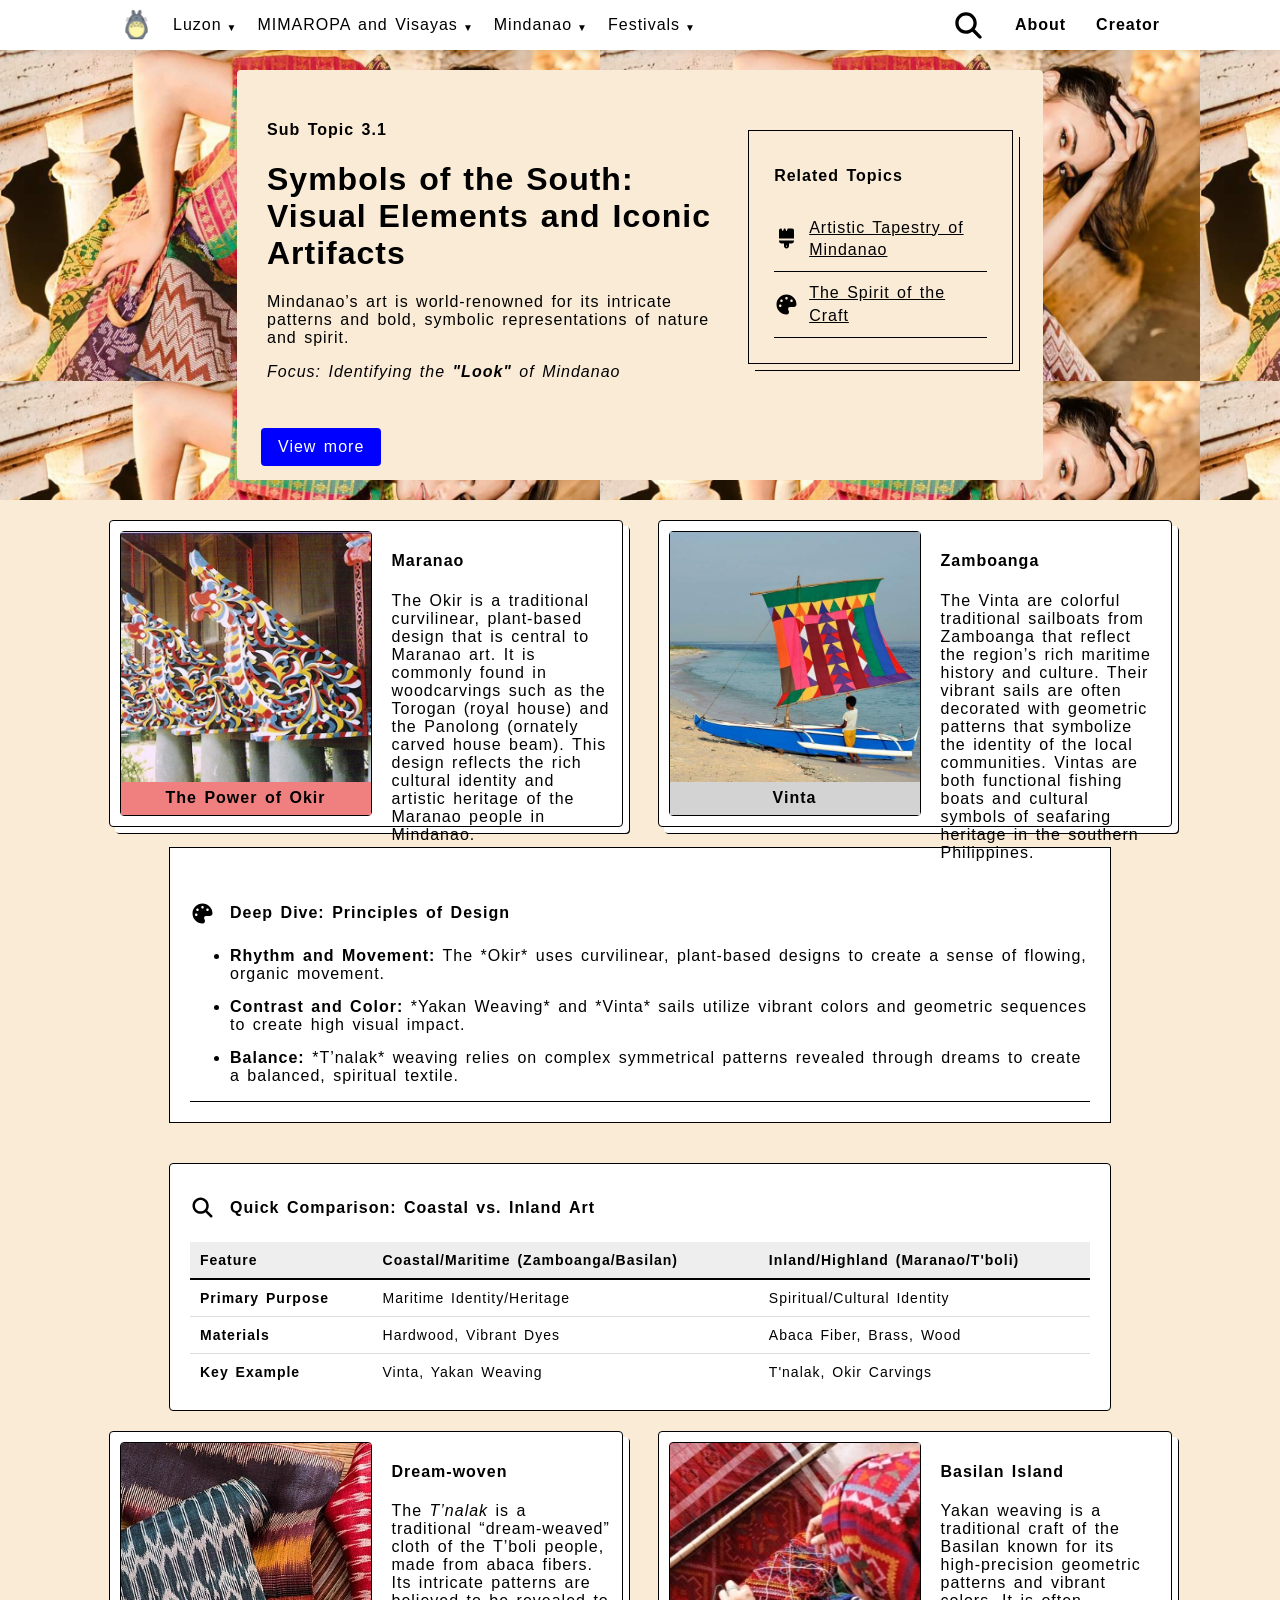
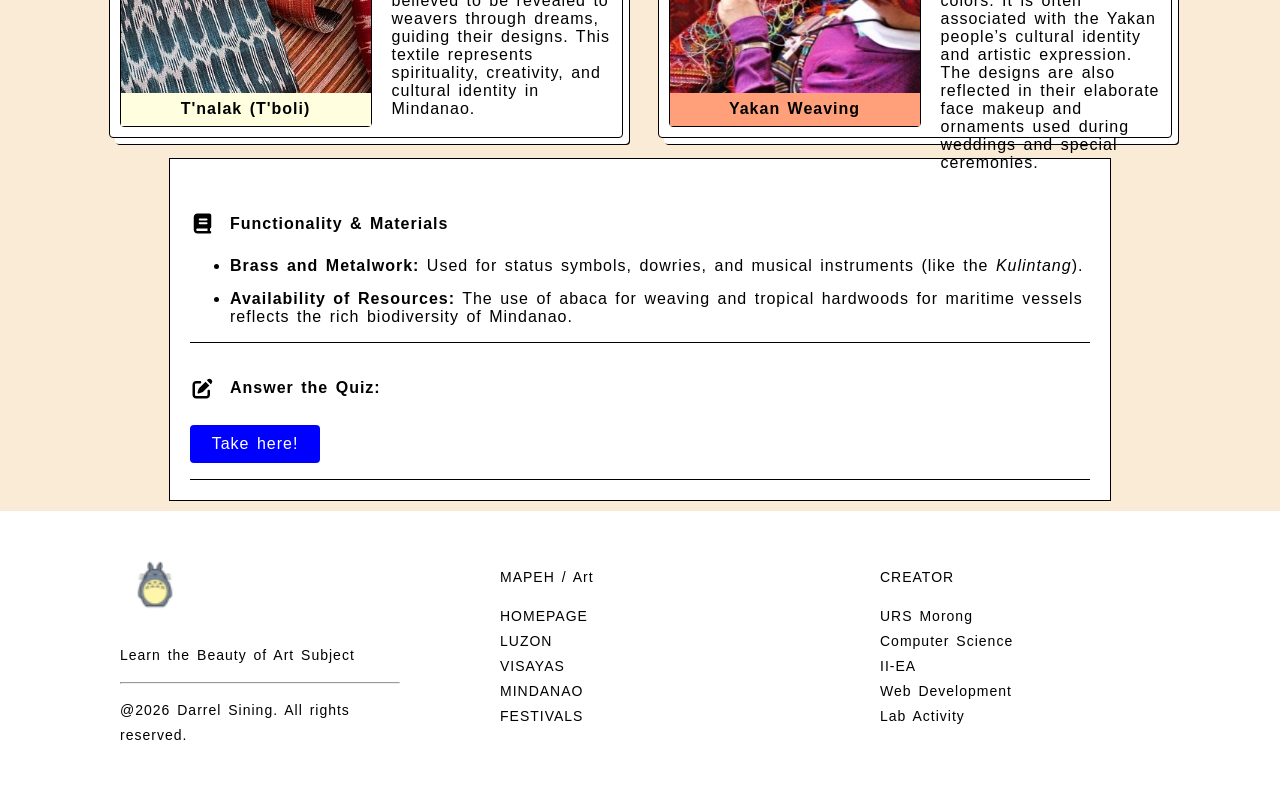
<file: subtopic3.1.html>
<!DOCTYPE html>
<html lang="en">
<head>
    <meta charset="UTF-8">
    <meta name="viewport" content="width=device-width, initial-scale=1.0">
    <link rel="stylesheet" href="styles.css">
    <title>Sub Topic 3.1</title>
</head>
<body>
    <div class="navigation-bar">
        <div class="logo-and-lessons">
            <img src="assets/icons/icons8-totoro-100ico.ico" alt="totoro ico">
            <ul>
                <li><a href="">Luzon <span class="arrow">▼</span></a></li>
                <li><a href="">MIMAROPA and Visayas <span class="arrow">▼</span></a></li>
                <li><a href="">Mindanao <span class="arrow">▼</span></a></li>
                <li><a href="">Festivals <span class="arrow">▼</span></a></li>
            </ul>
        </div>
        <div class="more">
            <img src="assets/icons/search.svg" alt="search">
            <p><a href=""><b>About</b></a></p>
            <p><a href=""><b>Creator</b></a></p>
        </div>
    </div>
    <div class="textile-bg" style="background-image: url(assets/images/mindanao-tapestry.png);">
        <div class="lesson-box-intro">
            <div class="lesson-intro">
                <div class="lesson-introduction">
                    <h4>Sub Topic 3.1</h4>
                    <h1>Symbols of the South: Visual Elements and Iconic Artifacts</h1>
                    <p>Mindanao’s art is world-renowned for its intricate patterns and bold, symbolic representations of nature and spirit.</p>
                    <p><i>Focus: Identifying the <b>"Look"</b> of Mindanao</i></p>
                </div>
                <div class="lesson-path-box">
                    <h4>Related Topics</h4>
                    <div class="sub-topics">
                        <img src="assets/icons/brush.svg">
                        <p><a href="lesson3.html">Artistic Tapestry of Mindanao</a></p>
                    </div>
                    <div class="sub-topics">
                        <img src="assets/icons/palette.svg">
                        <p><a href="subtopic3.2.html">The Spirit of the Craft</a></p>
                    </div>
                </div>
            </div>
            <div class="read-more-button">
                <p><a href="index.html">View more</a></p>
            </div>
        </div>
    </div>
    <div class="picture-desc-flex">
        <div class="picture-desc">
            <div class="picture-desc-img">
                <img src="assets/images/okir.jpg" alt="okir">
                <h4>The Power of Okir</h4>
            </div>
            <div class="desc-text"> 
                <h4>Maranao</h4>
                <p>The Okir is a traditional curvilinear, plant-based design that is central to Maranao art. It is commonly found in woodcarvings such as the Torogan (royal house) and the Panolong (ornately carved house beam). This design reflects the rich cultural identity and artistic heritage of the Maranao people in Mindanao.
</p>
            </div>
        </div>
        <div class="picture-desc">
            <div class="picture-desc-img">
                <img src="assets/images/vinta.jpeg" alt="vinta">
                <h4 style="background-color: lightgrey;">Vinta</h4>
            </div>
            <div class="desc-text"> 
                <h4>Zamboanga</h4>
                <p>The Vinta are colorful traditional sailboats from Zamboanga that reflect the region’s rich maritime history and culture. Their vibrant sails are often decorated with geometric patterns that symbolize the identity of the local communities. Vintas are both functional fishing boats and cultural symbols of seafaring heritage in the southern Philippines.
</p>
            </div>
        </div>
    </div>
    <div class="objective-box" style="margin-bottom: 40px;">
        <div class="objective-text">
            <div class="objective-intro">
                <img src="assets/icons/palette.svg" style="width: 25px; height: 25px;">
                <h4>Deep Dive: Principles of Design</h4>
            </div>
            <ul>
                <li><b>Rhythm and Movement:</b> The *Okir* uses curvilinear, plant-based designs to create a sense of flowing, organic movement.</li>
                <li><b>Contrast and Color:</b> *Yakan Weaving* and *Vinta* sails utilize vibrant colors and geometric sequences to create high visual impact.</li>
                <li><b>Balance:</b> *T’nalak* weaving relies on complex symmetrical patterns revealed through dreams to create a balanced, spiritual textile.</li>
            </ul>
        </div>
    </div>

    <div class="objective-box" style="margin-top: 40px; border-radius: 4px;">
        <div class="objective-intro">
            <img src="assets/icons/search.svg" style="width: 25px;">
            <h4 style="margin: 15px 0;">Quick Comparison: Coastal vs. Inland Art</h4>
        </div>
        <table style="width: 100%; border-collapse: collapse; margin-top: 10px; font-size: 14px;">
            <thead>
                <tr style="background-color: #eee; border-bottom: 2px solid black;">
                    <th style="padding: 10px; text-align: left;">Feature</th>
                    <th style="padding: 10px; text-align: left;">Coastal/Maritime (Zamboanga/Basilan)</th>
                    <th style="padding: 10px; text-align: left;">Inland/Highland (Maranao/T'boli)</th>
                </tr>
            </thead>
            <tbody>
                <tr style="border-bottom: 1px solid #ddd;">
                    <td style="padding: 10px;"><b>Primary Purpose</b></td>
                    <td style="padding: 10px;">Maritime Identity/Heritage</td>
                    <td style="padding: 10px;">Spiritual/Cultural Identity</td>
                </tr>
                <tr style="border-bottom: 1px solid #ddd;">
                    <td style="padding: 10px;"><b>Materials</b></td>
                    <td style="padding: 10px;">Hardwood, Vibrant Dyes</td>
                    <td style="padding: 10px;">Abaca Fiber, Brass, Wood</td>
                </tr>
                <tr>
                    <td style="padding: 10px;"><b>Key Example</b></td>
                    <td style="padding: 10px;">Vinta, Yakan Weaving</td>
                    <td style="padding: 10px;">T'nalak, Okir Carvings</td>
                </tr>
            </tbody>
        </table>
    </div>
    <div class="picture-desc-flex">
        <div class="picture-desc">
            <div class="picture-desc-img">
                <img src="assets/images/tnalak.jpg" alt="t'nalak">
                <h4 style="background-color: lightyellow;">T'nalak (T'boli)</h4>
            </div>
            <div class="desc-text"> 
                <h4>Dream-woven</h4>
                <p>The <i>T’nalak</i> is a traditional “dream-weaved” cloth of the T’boli people, made from abaca fibers. Its intricate patterns are believed to be revealed to weavers through dreams, guiding their designs. This textile represents spirituality, creativity, and cultural identity in Mindanao.
</p>
            </div>
        </div>
        <div class="picture-desc">
            <div class="picture-desc-img">
                <img src="assets/images/yakan-weaving.jpg" alt="yakan weaving">
                <h4 style="background-color: lightsalmon;">Yakan Weaving</h4>
            </div>
            <div class="desc-text"> 
                <h4>Basilan Island</h4>
                <p>Yakan weaving is a traditional craft of the Basilan known for its high-precision geometric patterns and vibrant colors. It is often associated with the Yakan people’s cultural identity and artistic expression. The designs are also reflected in their elaborate face makeup and ornaments used during weddings and special ceremonies.
</p>
            </div>
        </div>
    </div>
    <div class="objective-box">
        <div class="objective-text">
            <div class="objective-intro">
                <img src="assets/icons/book.svg">
                <h4>Functionality & Materials</h4>
            </div>
            <ul>
                <li><b>Brass and Metalwork:</b> Used for status symbols, dowries, and musical instruments (like the <i>Kulintang</i>).</li>
                <li><b>Availability of Resources:</b> The use of abaca for weaving and tropical hardwoods for maritime vessels reflects the rich biodiversity of Mindanao.</li>
            </ul>
        </div>
        <div class="objective-text">
            <div class="objective-intro">
                <img src="assets/icons/pen-to-square.svg">
                <h4>Answer the Quiz:</h4>
            </div>
            <div class="obj-quiz">
                <p><a href="quiz.html">Take here!</a></p>
            </div>
        </div>
    </div>
    <div class="footer">
        <div>
            <img src="assets/icons/icons8-totoro-100ico.ico" alt="totoro ico">
            <p>Learn the Beauty of Art Subject</p>
            <hr>
            <p>@2026 Darrel Sining. All rights reserved.</p>
        </div>
        <div>
            <p>MAPEH / Art</p>
            <ul style="letter-spacing: 1px; word-spacing: 2px; line-height: 25px;">
                <li><a href="">HOMEPAGE</a></li>
                <li><a href="">LUZON</a></li>
                <li><a href="">VISAYAS</a></li>
                <li><a href="">MINDANAO</a></li>
                <li><a href="">FESTIVALS</a></li>
            </ul>
        </div>
        <div class="about">
            <p><a href="creator.html">CREATOR</a></p>
            <ul style="letter-spacing: 1px; word-spacing: 2px; line-height: 25px;">
                <li>URS Morong</li>
                <li>Computer Science</li>
                <li>II-EA</li>
                <li>Web Development</li>
                <li>Lab Activity</li>
            </ul>
        </div>
    </div>
</body>
</html>
</file>
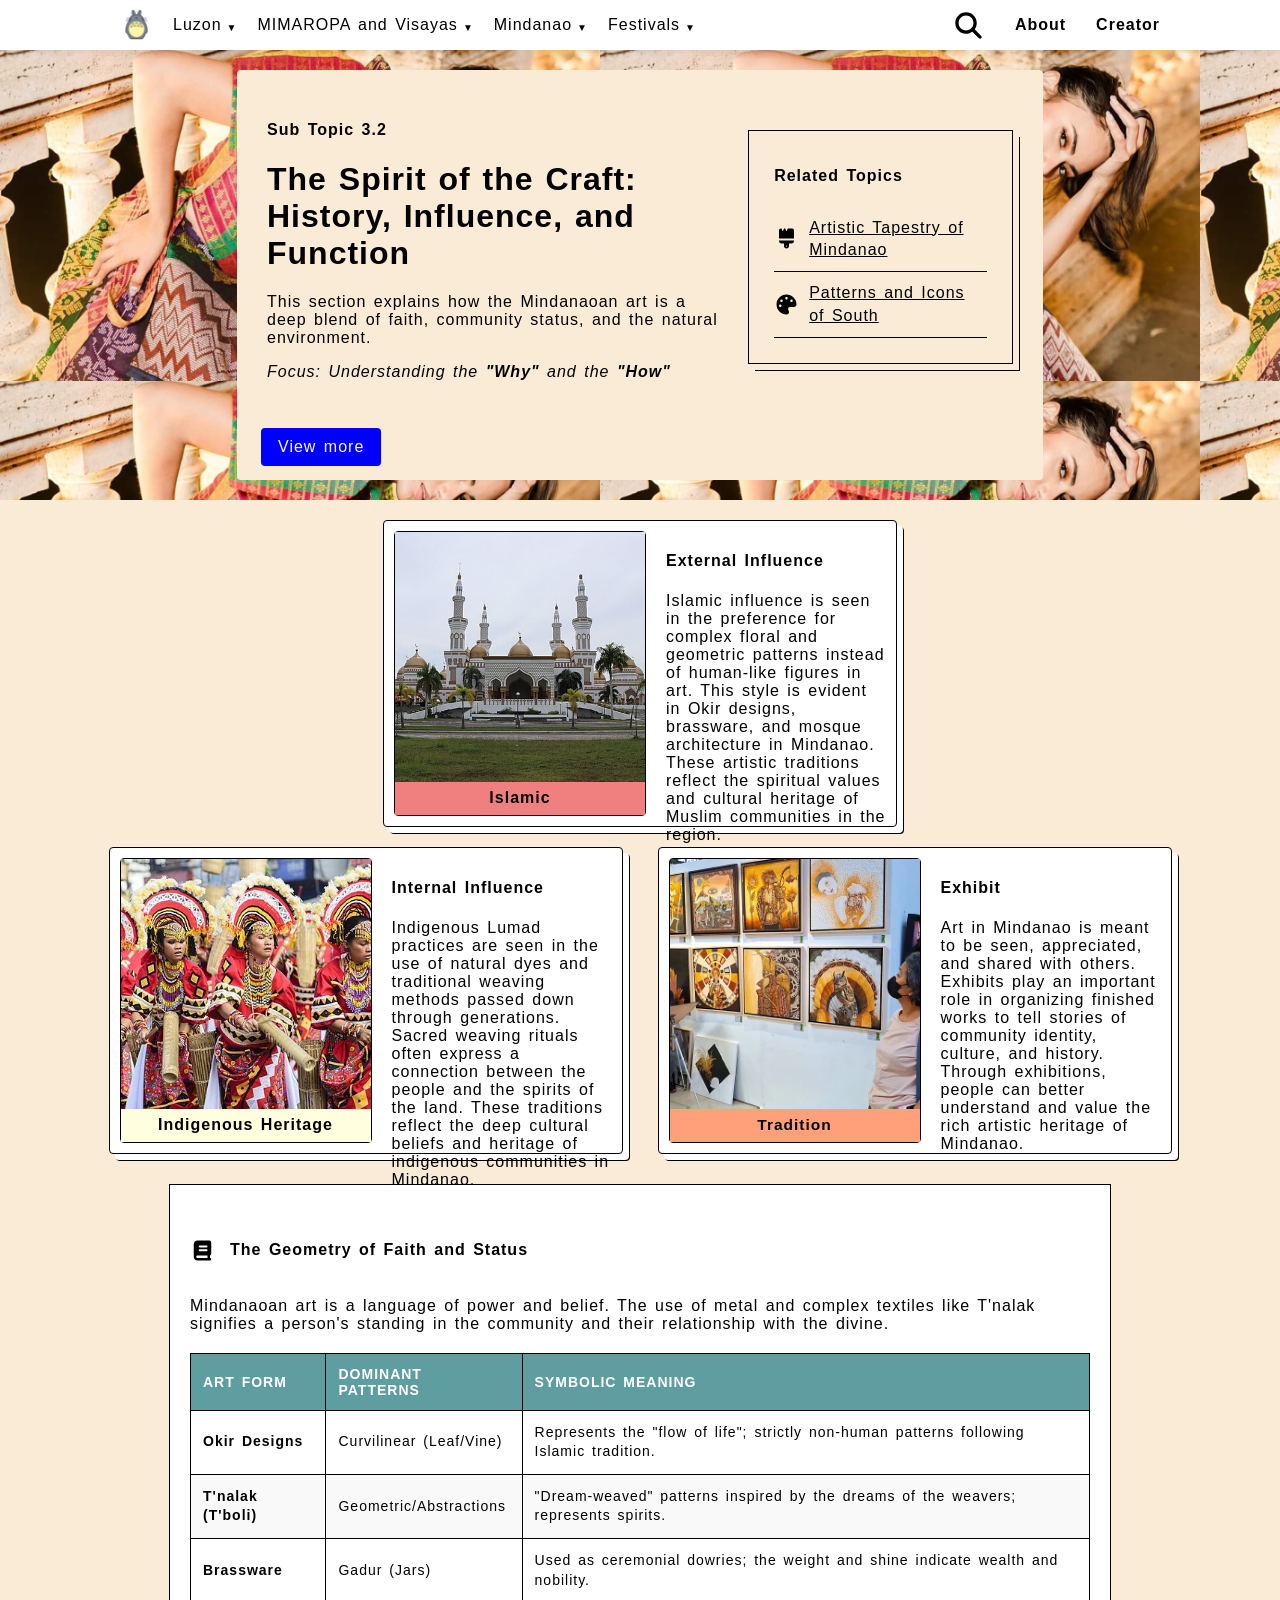
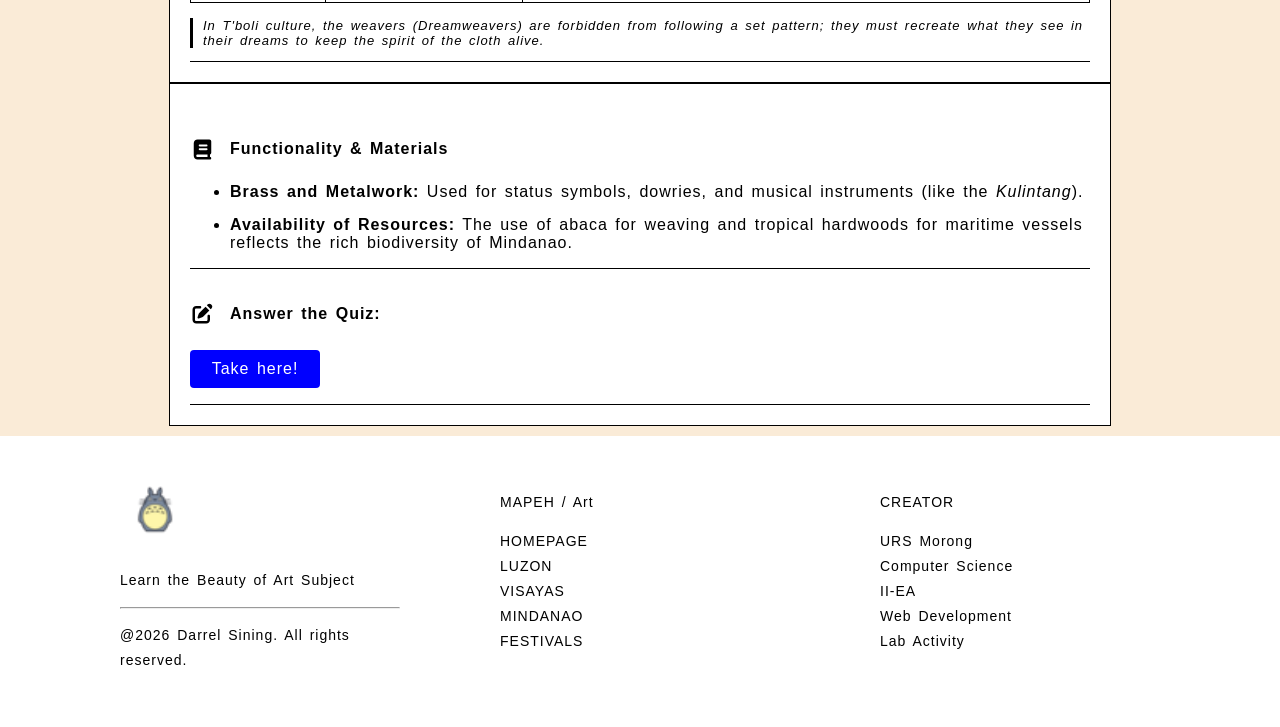
<file: subtopic3.2.html>
<!DOCTYPE html>
<html lang="en">
<head>
    <meta charset="UTF-8">
    <meta name="viewport" content="width=device-width, initial-scale=1.0">
    <link rel="stylesheet" href="styles.css">
    <title>Sub Topic 3.2</title>
</head>
<body>
    <div class="navigation-bar">
        <div class="logo-and-lessons">
            <img src="assets/icons/icons8-totoro-100ico.ico" alt="totoro ico">
            <ul>
                <li><a href="">Luzon <span class="arrow">▼</span></a></li>
                <li><a href="">MIMAROPA and Visayas <span class="arrow">▼</span></a></li>
                <li><a href="">Mindanao <span class="arrow">▼</span></a></li>
                <li><a href="">Festivals <span class="arrow">▼</span></a></li>
            </ul>
        </div>
        <div class="more">
            <img src="assets/icons/search.svg" alt="search">
            <p><a href=""><b>About</b></a></p>
            <p><a href=""><b>Creator</b></a></p>
        </div>
    </div>
    <div class="textile-bg" style="background-image: url(assets/images/mindanao-tapestry.png);">
        <div class="lesson-box-intro">
            <div class="lesson-intro">
                <div class="lesson-introduction">
                    <h4>Sub Topic 3.2</h4>
                    <h1>The Spirit of the Craft: History, Influence, and Function</h1>
                    <p>This section explains how the Mindanaoan art is a deep blend of faith, community status, and the natural environment.</p>
                    <p><i>Focus: Understanding the <b>"Why"</b> and the <b>"How"</b></i></p>
                </div>
                <div class="lesson-path-box">
                    <h4>Related Topics</h4>
                    <div class="sub-topics">
                        <img src="assets/icons/brush.svg">
                        <p><a href="lesson3.html">Artistic Tapestry of Mindanao</a></p>
                    </div>
                    <div class="sub-topics">
                        <img src="assets/icons/palette.svg">
                        <p><a href="subtopic3.1.html">Patterns and Icons of South</a></p>
                    </div>
                </div>
            </div>
            <div class="read-more-button">
                <p><a href="index.html">View more</a></p>
            </div>
        </div>
    </div>
    <div class="picture-desc-flex">
        <div class="picture-desc">
            <div class="picture-desc-img">
                <img src="assets/images/mosque.jpg" alt="islamic influence">
                <h4>Islamic</h4>
            </div>
            <div class="desc-text"> 
                <h4>External Influence</h4>
                <p>Islamic influence is seen in the preference for complex floral and geometric patterns instead of human-like figures in art. This style is evident in Okir designs, brassware, and mosque architecture in Mindanao. These artistic traditions reflect the spiritual values and cultural heritage of Muslim communities in the region.
</p>
            </div>
        </div>
    </div>
    <div class="picture-desc-flex">
        <div class="picture-desc">
            <div class="picture-desc-img">
                <img src="assets/images/lumad.jpg" alt="indigenous influence">
                <h4 style="background-color: lightyellow;">Indigenous Heritage</h4>
            </div>
            <div class="desc-text"> 
                <h4>Internal Influence</h4>
                <p>Indigenous Lumad practices are seen in the use of natural dyes and traditional weaving methods passed down through generations. Sacred weaving rituals often express a connection between the people and the spirits of the land. These traditions reflect the deep cultural beliefs and heritage of indigenous communities in Mindanao.
</p>
            </div>
        </div>
        <div class="picture-desc">
            <div class="picture-desc-img">
                <img src="assets/images/mindanao-art.jpg" alt="mindanao art">
                <h4 style="background-color: lightsalmon; font-size: 15.5px;">Tradition</h4>
            </div>
            <div class="desc-text"> 
                <h4>Exhibit</h4>
                <p>Art in Mindanao is meant to be seen, appreciated, and shared with others. Exhibits play an important role in organizing finished works to tell stories of community identity, culture, and history. Through exhibitions, people can better understand and value the rich artistic heritage of Mindanao.
 </p>
            </div>
        </div>
    </div>
    <div class="objective-box" style="margin-top: 30px;">
        <div class="objective-text">
            <div class="objective-intro">
                <img src="assets/icons/book.svg">
                <h4>The Geometry of Faith and Status</h4>
            </div>
            <p>Mindanaoan art is a language of power and belief. The use of metal and complex textiles like T'nalak signifies a person's standing in the community and their relationship with the divine.</p>

            <div class="data-table-container">
                <table class="custom-table">
                    <thead>
                        <tr>
                            <th>Art Form</th>
                            <th>Dominant Patterns</th>
                            <th>Symbolic Meaning</th>
                        </tr>
                    </thead>
                    <tbody>
                        <tr>
                            <td><b>Okir Designs</b></td>
                            <td>Curvilinear (Leaf/Vine)</td>
                            <td>Represents the "flow of life"; strictly non-human patterns following Islamic tradition.</td>
                        </tr>
                        <tr>
                            <td><b>T'nalak (T'boli)</b></td>
                            <td>Geometric/Abstractions</td>
                            <td>"Dream-weaved" patterns inspired by the dreams of the weavers; represents spirits.</td>
                        </tr>
                        <tr>
                            <td><b>Brassware</b></td>
                            <td>Gadur (Jars)</td>
                            <td>Used as ceremonial dowries; the weight and shine indicate wealth and nobility.</td>
                        </tr>
                    </tbody>
                </table>
            </div>
            <p class="table-footer-note">In T'boli culture, the weavers (Dreamweavers) are forbidden from following a set pattern; they must recreate what they see in their dreams to keep the spirit of the cloth alive.</p>
        </div>
    </div>
    <div class="objective-box">
        <div class="objective-text">
            <div class="objective-intro">
                <img src="assets/icons/book.svg">
                <h4>Functionality & Materials</h4>
            </div>
            <ul>
                <li><b>Brass and Metalwork:</b> Used for status symbols, dowries, and musical instruments (like the <i>Kulintang</i>).</li>
                <li><b>Availability of Resources:</b> The use of abaca for weaving and tropical hardwoods for maritime vessels reflects the rich biodiversity of Mindanao.</li>
            </ul>
        </div>
        <div class="objective-text">
            <div class="objective-intro">
                <img src="assets/icons/pen-to-square.svg">
                <h4>Answer the Quiz:</h4>
            </div>
            <div class="obj-quiz">
                <p><a href="quiz.html">Take here!</a></p>
            </div>
        </div>
    </div>
    <div class="footer">
        <div>
            <img src="assets/icons/icons8-totoro-100ico.ico" alt="totoro ico">
            <p>Learn the Beauty of Art Subject</p>
            <hr>
            <p>@2026 Darrel Sining. All rights reserved.</p>
        </div>
        <div>
            <p>MAPEH / Art</p>
            <ul style="letter-spacing: 1px; word-spacing: 2px; line-height: 25px;">
                <li><a href="">HOMEPAGE</a></li>
                <li><a href="">LUZON</a></li>
                <li><a href="">VISAYAS</a></li>
                <li><a href="">MINDANAO</a></li>
                <li><a href="">FESTIVALS</a></li>
            </ul>
        </div>
        <div class="about">
            <p><a href="creator.html">CREATOR</a></p>
            <ul style="letter-spacing: 1px; word-spacing: 2px; line-height: 25px;">
                <li>URS Morong</li>
                <li>Computer Science</li>
                <li>II-EA</li>
                <li>Web Development</li>
                <li>Lab Activity</li>
            </ul>
        </div>
    </div>
</body>
</html>
</file>
<file: styles.css>
body {
    margin: 0;
    background-color: antiquewhite;
    color: black;
    font-family: sans-serif;
    letter-spacing: 1px;
    word-spacing: 2px;
}
.navigation-bar {
    background-color: white;
    position: sticky;
    top: 0;
    z-index: 1000;
    display: flex;
    justify-content: space-between;
    align-items: center;
    padding-left: 120px;
    padding-right: 120px;
    margin: 0;
    box-shadow: 0 2px 8px rgba(0, 0, 0, 0.08);
}
.navigation-bar img {
    width: 33px;
    height: 33px;
}
.navigation-bar ul {
    display: flex;
    list-style-type: none;
    gap: 20px;
    margin: 0;
    padding: 0;
}
.logo-and-lessons {
    display: flex;
    align-items: center;
    gap: 20px;
}
.more {
    display: flex;
    align-items: center;
    gap: 30px;
}
.navigation-bar a {
    text-decoration: none;
    color: black;
    display: inline-flex;
    align-items: center;
    gap: 5px;
}
.arrow {
    font-size: 10px;
    line-height: 1;
    margin-top: 5px;
}
.introduction {
    margin-top: 35px;
    margin-left: 120px;
    margin-right: 120px;
}
.introduction img {
    width: 60px;
    height: 60px;
}
.introduction .logo-text {
    display: flex;
    align-items: center;
    gap: 10px;
    font-size: 30px;
    margin-bottom: -25px;
    margin-top: -25px;
}
.introduction-infos-flex {
    display: flex;
    gap: 20px;
    margin-left: 120px;
    margin-right: 120px;
}
.introduction-infos {
    width: 60%;
    padding-right: 45px;
    border-right: 1px solid black;
    letter-spacing: 1px;
    word-spacing: 2px;
    line-height: 25px;
}
.related-topics-list {
    display: flex;
    padding: 0;
    gap: 40px;
    ul {
        list-style-type: none;
        padding: 0;
    }
    li {
        margin-top: 8px;
    }
    a {
        text-decoration: underline;
        color: black;
    }
}
.lessons-header {
    margin-left: 120px;
    margin-right: 120px;
    border-bottom: 1px solid black;
    margin-bottom: 15px;
}
.lessons-browse-all {
    display: flex;
    margin-left: 120px;
    margin-right: 120px;
}
.lessons-browse {
    position: sticky;
    top: 80px;
    width: 25%;
    max-height: 650px;
    overflow-y: auto;
    padding: 16px;
    box-sizing: border-box;
}
.lessons-browse-left {
    display: flex;
    align-items: center;
    gap: 10px;
    margin-top: -20px;
    flex-wrap: nowrap;
    img {
        width: 20px;
        height: 20px;
    }
    p {
        margin: 0;
        white-space: nowrap;
    }
}
.lessons-list {
    margin-top: -10px;
}
.lessons-list ul {
    border-bottom: 1px solid black;
    margin-top: -10px;
    padding: 10px;
}
.lessons-list ol {
    padding: 10px;
}
.lessons-all {
    margin-left: 20px;
}
.lesson-search {
    display: flex;
    gap: 10px;
    align-items: center;
}
.lesson-search-text,
.lesson-search-sub {
    background-color: white;
    padding: 10px 15px;
    border: 1px solid black;
    border-radius: 4px;
    display: flex;
    align-items: center;
    justify-content: space-between;
    white-space: nowrap;
}
.lesson-search-text {
    width: 750px;
}
.lesson-search-sub {
    width: 200px;
}
.lesson-search-text p,
.lesson-search-sub p {
    margin: 0;
}
.lesson-search-text img,
.lesson-search-sub img {
    width: 25px;
    height: 25px;
    margin: 0;
    padding: 0;
}
.lesson-box {
    margin-top: 20px;
    margin-bottom: 25px;
    display: flex;
    justify-content: center;
    gap: 50px;
}
.select-box-lesson {
    width: 25%;
    background-color: white;
    border: 1px solid black;
    border-radius: 4px;
    padding-left: 10px;
    padding-right: 20px;
    height: 300px;
    width: 250px;
    box-shadow: 
    -6px 6px 0px 0px white,     
    -7px 7px 0px 0px black;
    display: flex;
    flex-direction: column;
}
.select-box-lesson p {
    margin-top: -8px;
    font-size: 14px;
}
.select-box-lesson h5 {
    margin: -0px;
    padding: 5px;
    margin-left: -10px;
    margin-right: -20px;
}
.select-box-lesson h6 {
    border-top: 1px dashed black;
    border-bottom: 1px dashed black;
    margin-top: auto;
    font-size: 13px;
    padding-top: 8px;
    padding-bottom: 8px;
}
.quiz-button {
    background-color: cadetblue;
    border: 1px solid black;
    border-radius: 4px;
    display: flex;
    align-items: center;
    gap: 10px;
    padding: 10px;
}
.quiz-button img {
    width: 25px;
    height: 25px;
}
.quiz-button p {
    margin: 0;
}
.quiz-button a {
    text-decoration: none;
    color: black;
}
.footer {
    margin-top: 10px;
    font-size: 14px;
    color: black;
    background-color: white;
    display: flex;
    flex-wrap: wrap;
    justify-content: space-between;
    gap: 100px;
    padding: 40px 120px;
    box-sizing: border-box;
    letter-spacing: 1px;
    word-spacing: 2px;
    line-height: 25px;
    box-shadow: 0 2px 8px rgba(0, 0.08, 0, 0.);
}
.footer > div {
    flex: 1 1 250px;
    min-width: 220px;
}
.footer ul {
    list-style: none;
    padding: 0;
    margin: 0;
}
.footer img {
    padding: 10px;
    height: 50px;
    width: 50px;
}
.footer a {
    color: black;
    text-decoration: none;
}
.textile-bg {
    padding: 20px;
    background-image: url(assets/images/texting-bg.jpg);
    display: flex;
    justify-content: center;
}
.lesson-box-intro {
    background-color: antiquewhite;
    width: 65%;
    max-width: 1000px;
    height: 410px;
    margin: 0 auto;
    border-radius: 4px;
}
.lesson-intro {
    display: flex;
    padding: 30px;
    gap: 10px;
}
.lesson-introduction {
    width: 65%;
    padding-right: 10px;
}
.lesson-path-box {
    margin-top: 30px;
    height: 70%;
    width: 30%;
    border: 1px solid black;
    padding: 25px;
    padding-top: 15px;
    box-shadow: 
    6px 6px 0px 0px antiquewhite,     
    7px 7px 0px 0px black;
}
.lesson-path-box .sub-topics {
    display: flex;
    align-items: center;
    gap: 10px;
    border-bottom: 1px solid black;
    padding: 10px 0;
    a {
        text-decoration: underline;
        color: black;
    }
}
.sub-topics img {
    width: 25px;
    height: 25px;
    padding: 0;
}
.lesson-path-box .sub-topics p {
    margin: 0;
    line-height: 1.4;
}
.read-more-button {
    background-color: blue;
    border-radius: 4px;
    margin-left: 3%;
    width: 120px;
    margin-top: -15px;
}
.read-more-button a {
    text-decoration: none;
    color: white;
}
.read-more-button p {
    text-align: center;
    padding: 10px;
    color: white;
}
.about-this-lesson {
    margin-top:25px;
    width: 40%;
    margin-left: 20%;
}
.about-this-lesson p {
    line-height: 25px;
}
.objective-box {
    margin-left: 20%;
    max-width: 900px;
    margin: 0 auto;
    background-color: white;
    padding: 20px;
    border: 1px solid black;
}
.objective-top {
    border-bottom: 1px solid black;
}
.objective-box .info-ul .infos {
    display: flex;
    gap: 20px;
}
.info-ul {
    margin-top: -20px;
    display: flex;
    gap: 50px
}
.info-ul p {
    margin-left: 430px;
}
.objective-text {
    padding-top: 15px;
    border-bottom: 1px solid black;
}
.objective-text ul {
    margin-top: -12px;
}
.objective-intro {
    display: flex;
    align-items: center;
    gap: 15px;
}
.objective-intro img {
    width: 25px;
    height: 25px;
}
.objective-text li {
    padding-top: 15px;
}
.obj-quiz {
    margin-top: -10px;
    background-color: blue;
    color: white;
    border-radius: 4px;
    width: 130px;
}
.obj-quiz p{
    padding: 10px;
    text-align: center;
}
.obj-quiz a {
    text-decoration: none;
    color: white;
}
.picture-desc-flex {
    margin: 20px auto;
    display: flex;
    justify-content: center;
    gap: 35px
}
.picture-desc {
    display: flex;
    width: 40%;
    height: 305px;
    border: 1px solid black;
    border-radius: 4px;
    background-color: white;
    box-shadow: 
    6px 6px 0px 0px white,     
    7px 7px 0px 0px black;
}
.picture-desc-img {
    margin: 10px;
    border: 1px solid black;
    border-radius: 4px;
}
.picture-desc-img h4 {
    margin: 0;
    padding: 8px;
    text-align: center;
    background-color: lightcoral;
}
.picture-desc-img img {
    margin-bottom: -5px;
    width: 250px;
    height: 250px;
}
.desc-text {
    padding: 10px;
}

/* Quiz */

.quiz-page-header {
    margin: 35px 120px 20px 120px;
}
.quiz-page-header p {
    margin: 0;
}
.quiz-page-header .logo-text {
    display: flex;
    align-items: center;
    gap: 10px;
    font-size: 30px;
    margin-bottom: -10px;
    margin-top: -10px;
}
.quiz-page-header img {
    width: 60px;
    height: 60px;
}
.quiz-container {
    max-width: 900px;
    margin: 0 auto 40px auto;
    padding: 0 20px;
}
.quiz-intro-box {
    background-color: white;
    border: 1px solid black;
    border-radius: 4px;
    padding: 20px 30px;
    margin-bottom: 25px;
    display: flex;
    align-items: center;
    gap: 20px;
    box-shadow: -6px 6px 0px 0px white, -7px 7px 0px 0px black;
}
.quiz-intro-box img {
    width: 40px;
    height: 40px;
}
.quiz-intro-box p {
    margin: 0;
    line-height: 1.6;
    font-size: 14px;
}
.quiz-intro-box h3 {
    margin: 0 0 6px 0;
}
.quiz-progress {
    display: flex;
    justify-content: space-between;
    align-items: center;
    margin-bottom: 10px;
    font-size: 14px;
}
.progress-bar-bg {
    background-color: #ddd;
    border: 1px solid black;
    border-radius: 4px;
    height: 10px;
    width: 100%;
    margin-bottom: 20px;
}
.progress-bar-fill {
    background-color: cadetblue;
    height: 100%;
    border-radius: 4px;
    transition: width 0.4s ease;
}
.question-card {
    background-color: white;
    border: 1px solid black;
    border-radius: 4px;
    padding: 25px 30px;
    box-shadow: -6px 6px 0px 0px white, -7px 7px 0px 0px black;
    display: block !important;
    margin-bottom: 30px;
}
.question-card.active {
    display: block;
}
.question-tag {
    font-size: 12px;
    font-weight: bold;
    letter-spacing: 2px;
    padding: 4px 10px;
    border-radius: 4px;
    display: inline-block;
    margin-bottom: 12px;
}
.question-number {
    font-size: 13px;
    color: #555;
    margin-bottom: 6px;
}
.question-text {
    font-size: 16px;
    font-weight: bold;
    margin-bottom: 20px;
    line-height: 1.5;
}
.choices {
    display: flex;
    flex-direction: column;
    gap: 10px;
}
.choice-btn {
    background-color: antiquewhite;
    border: 1px solid black;
    border-radius: 4px;
    padding: 12px 16px;
    text-align: left;
    cursor: pointer;
    font-family: sans-serif;
    font-size: 14px;
    letter-spacing: 1px;
    word-spacing: 2px;
    transition: background-color 0.2s;
}
.choice-btn:hover:not(:disabled) {
    background-color: cadetblue;
    color: white;
}
.answer-key-section {
    margin-top: 50px;
    padding: 30px;
    background-color: white;
    border: 2px solid black;
    border-radius: 4px;
    box-shadow: -6px 6px 0px 0px white, -7px 7px 0px 0px black;
}
.answer-key-item {
    margin-bottom: 20px;
    padding-bottom: 10px;
    border-bottom: 1px dashed #ccc;
}
.answer-key-item:last-child {
    border-bottom: none;
}
.correct-label {
    color: green;
    font-weight: bold;
}

/* Table Specific Styling */
.data-table-container {
    width: 100%;
    overflow-x: auto;
    margin-top: 20px;
}

.custom-table {
    width: 100%;
    border-collapse: collapse;
    background-color: white;
    border: 1px solid black;
}

.custom-table th {
    background-color: cadetblue; /* Matches your quiz buttons */
    color: white;
    padding: 12px;
    border: 1px solid black;
    text-align: left;
    font-size: 14px;
    text-transform: uppercase;
}

.custom-table td {
    padding: 12px;
    border: 1px solid black;
    font-size: 14px;
    line-height: 1.4;
}

.custom-table tr:nth-child(even) {
    background-color: #f9f9f9;
}

/* For the descriptive text below tables */
.table-footer-note {
    margin-top: 15px;
    font-size: 13px;
    font-style: italic;
    border-left: 3px solid black;
    padding-left: 10px;
}

/* Vid */
/* Video Container Styling */
.video-desc-container {
    width: 80%;
    max-width: 900px;
    margin: 30px auto;
    background-color: white;
    border: 1px solid black;
    border-radius: 4px;
    box-shadow: 6px 6px 0px 0px white, 7px 7px 0px 0px black;
    display: flex;
    flex-direction: column;
    overflow: hidden;
}

.video-wrapper {
    position: relative;
    padding-bottom: 56.25%; /* 16:9 Aspect Ratio */
    height: 0;
    margin: 20px;
}

.video-wrapper iframe {
    position: absolute;
    top: 0;
    left: 0;
    width: 100%;
    height: 100%;
    border: 1px solid black;
    border-radius: 4px;
}
</file>
